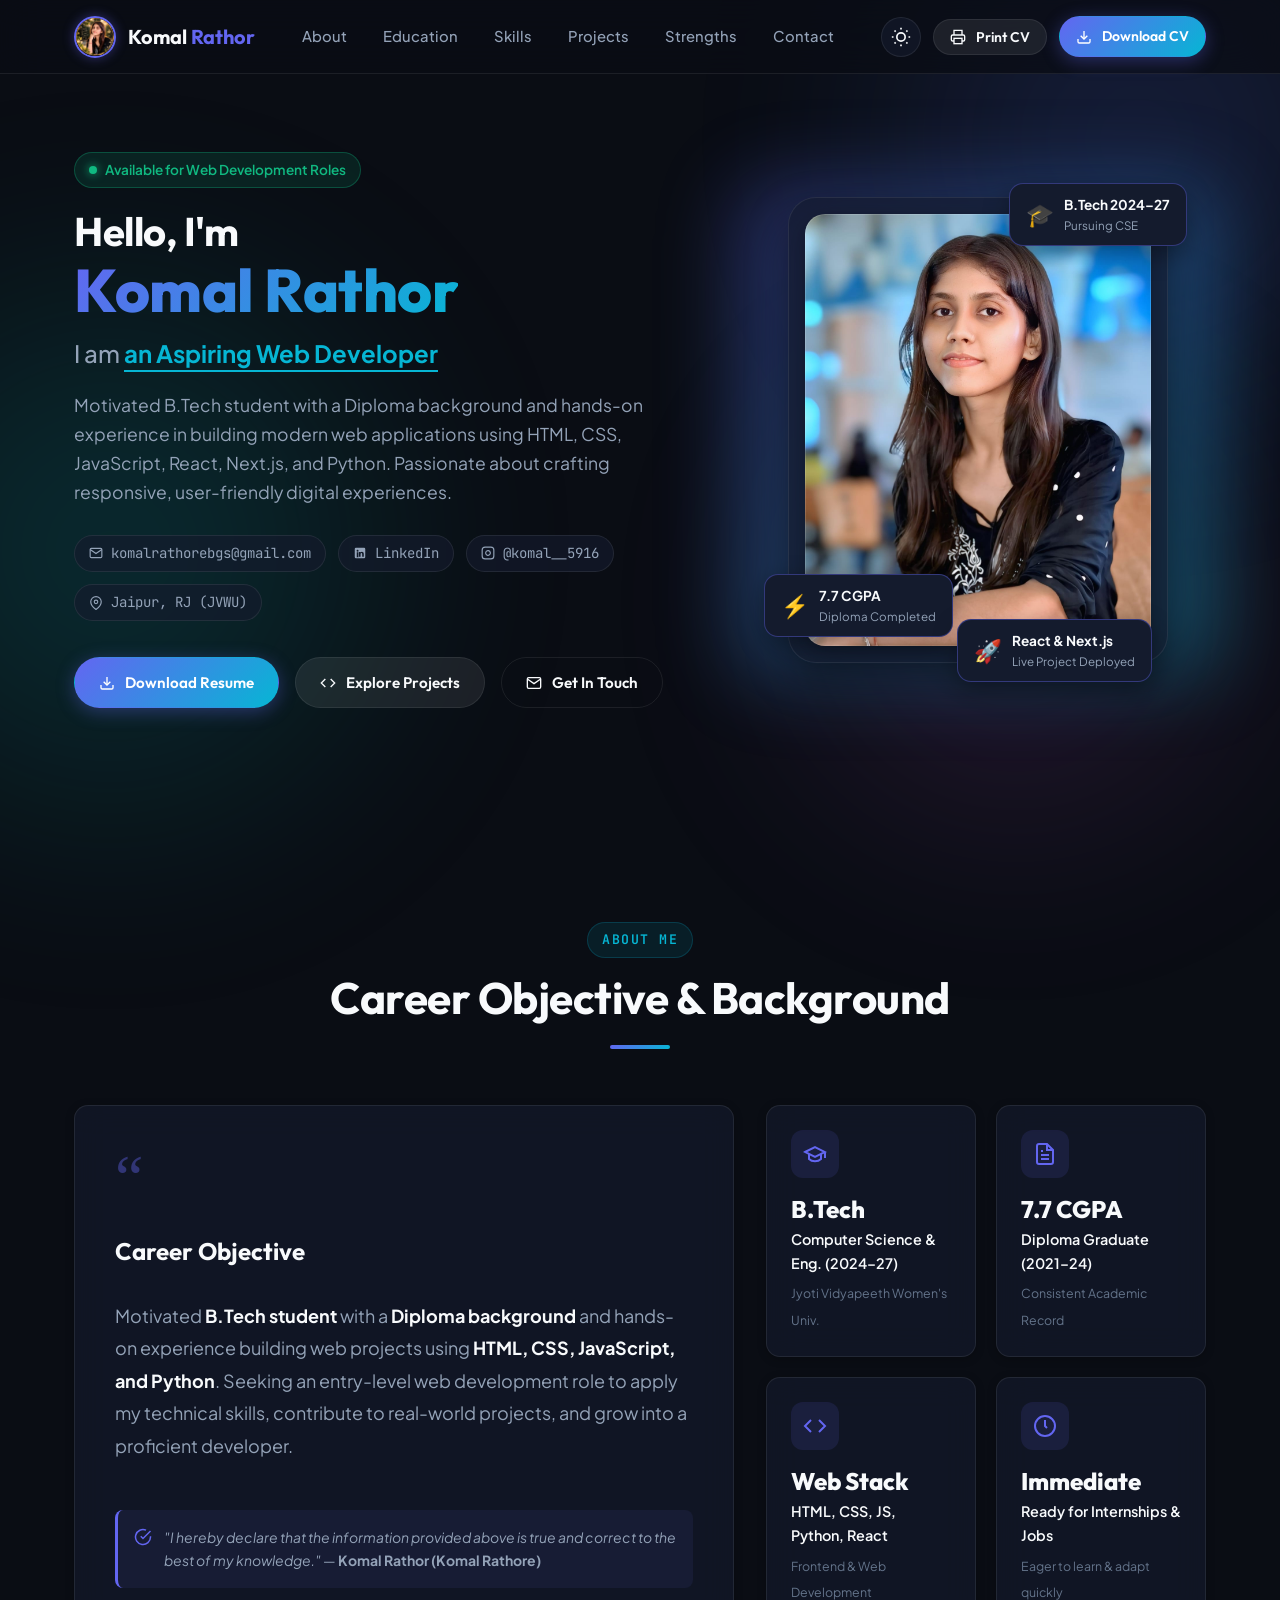
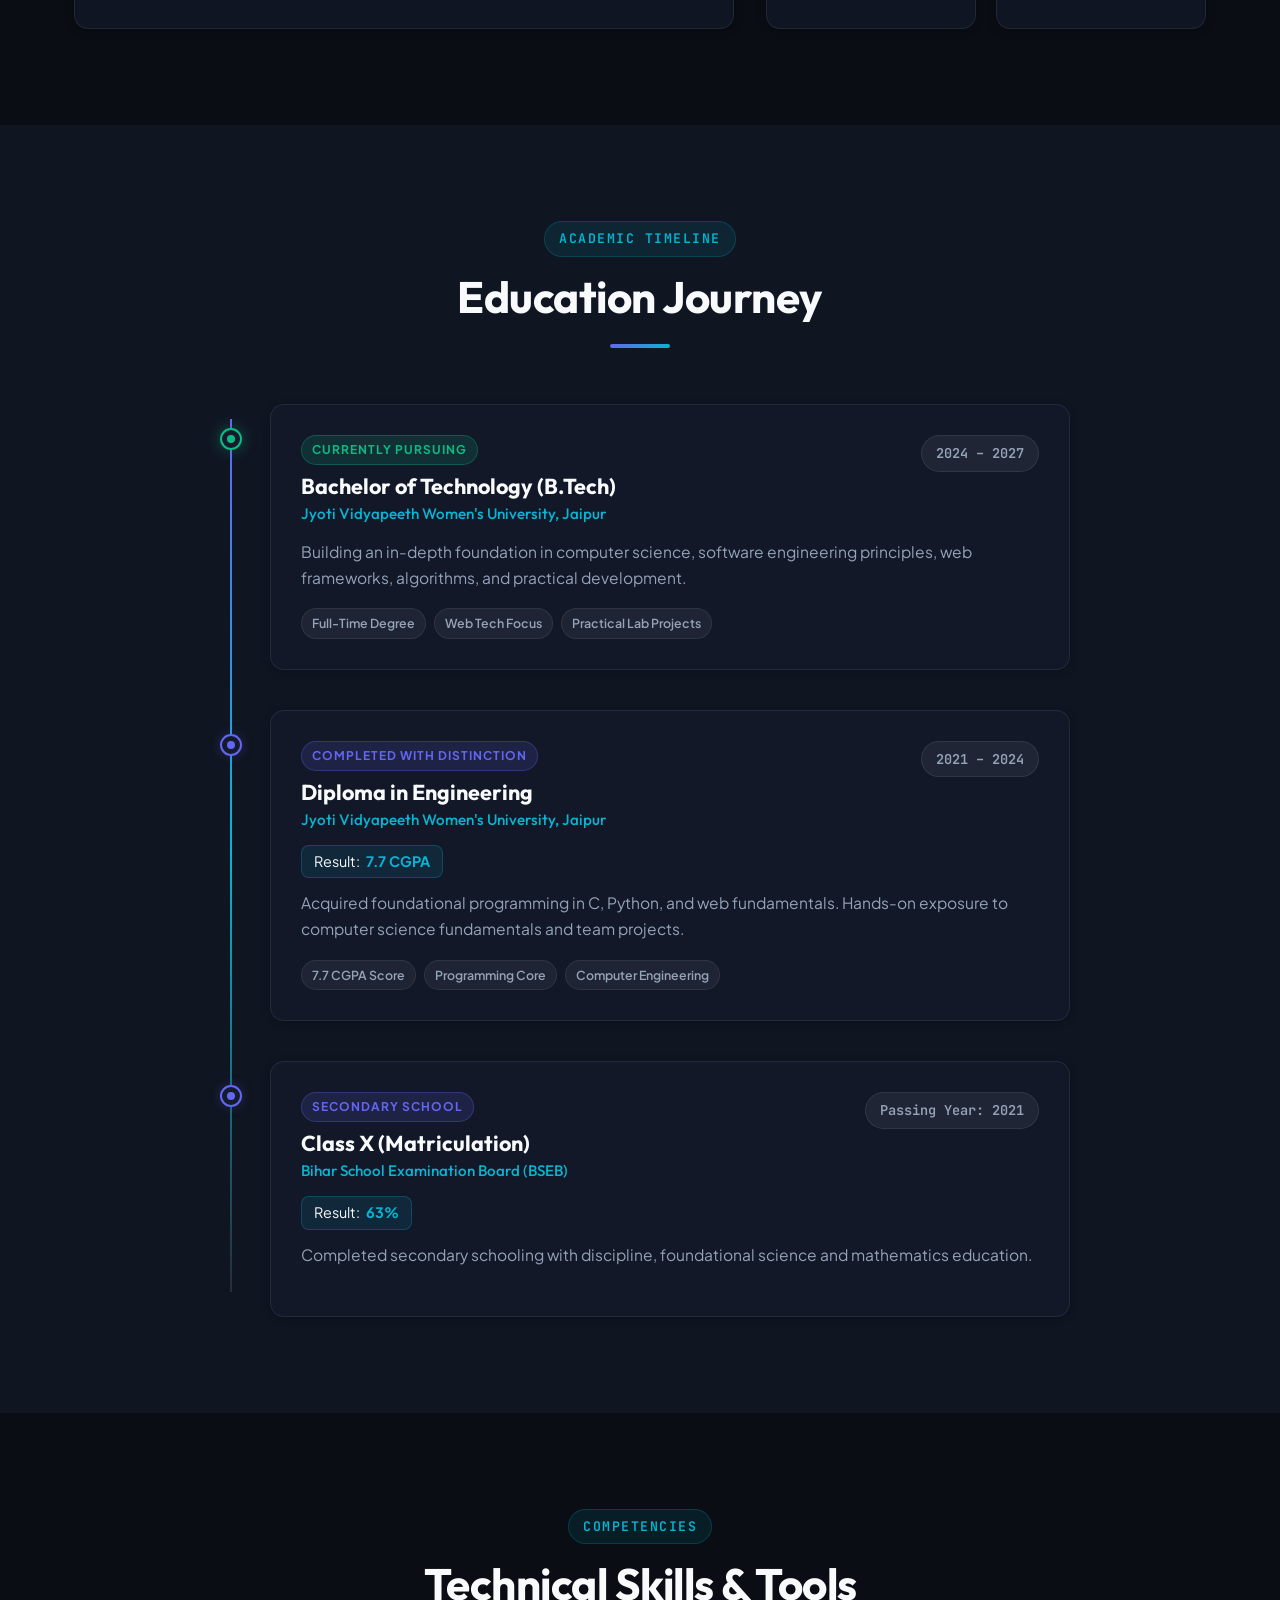
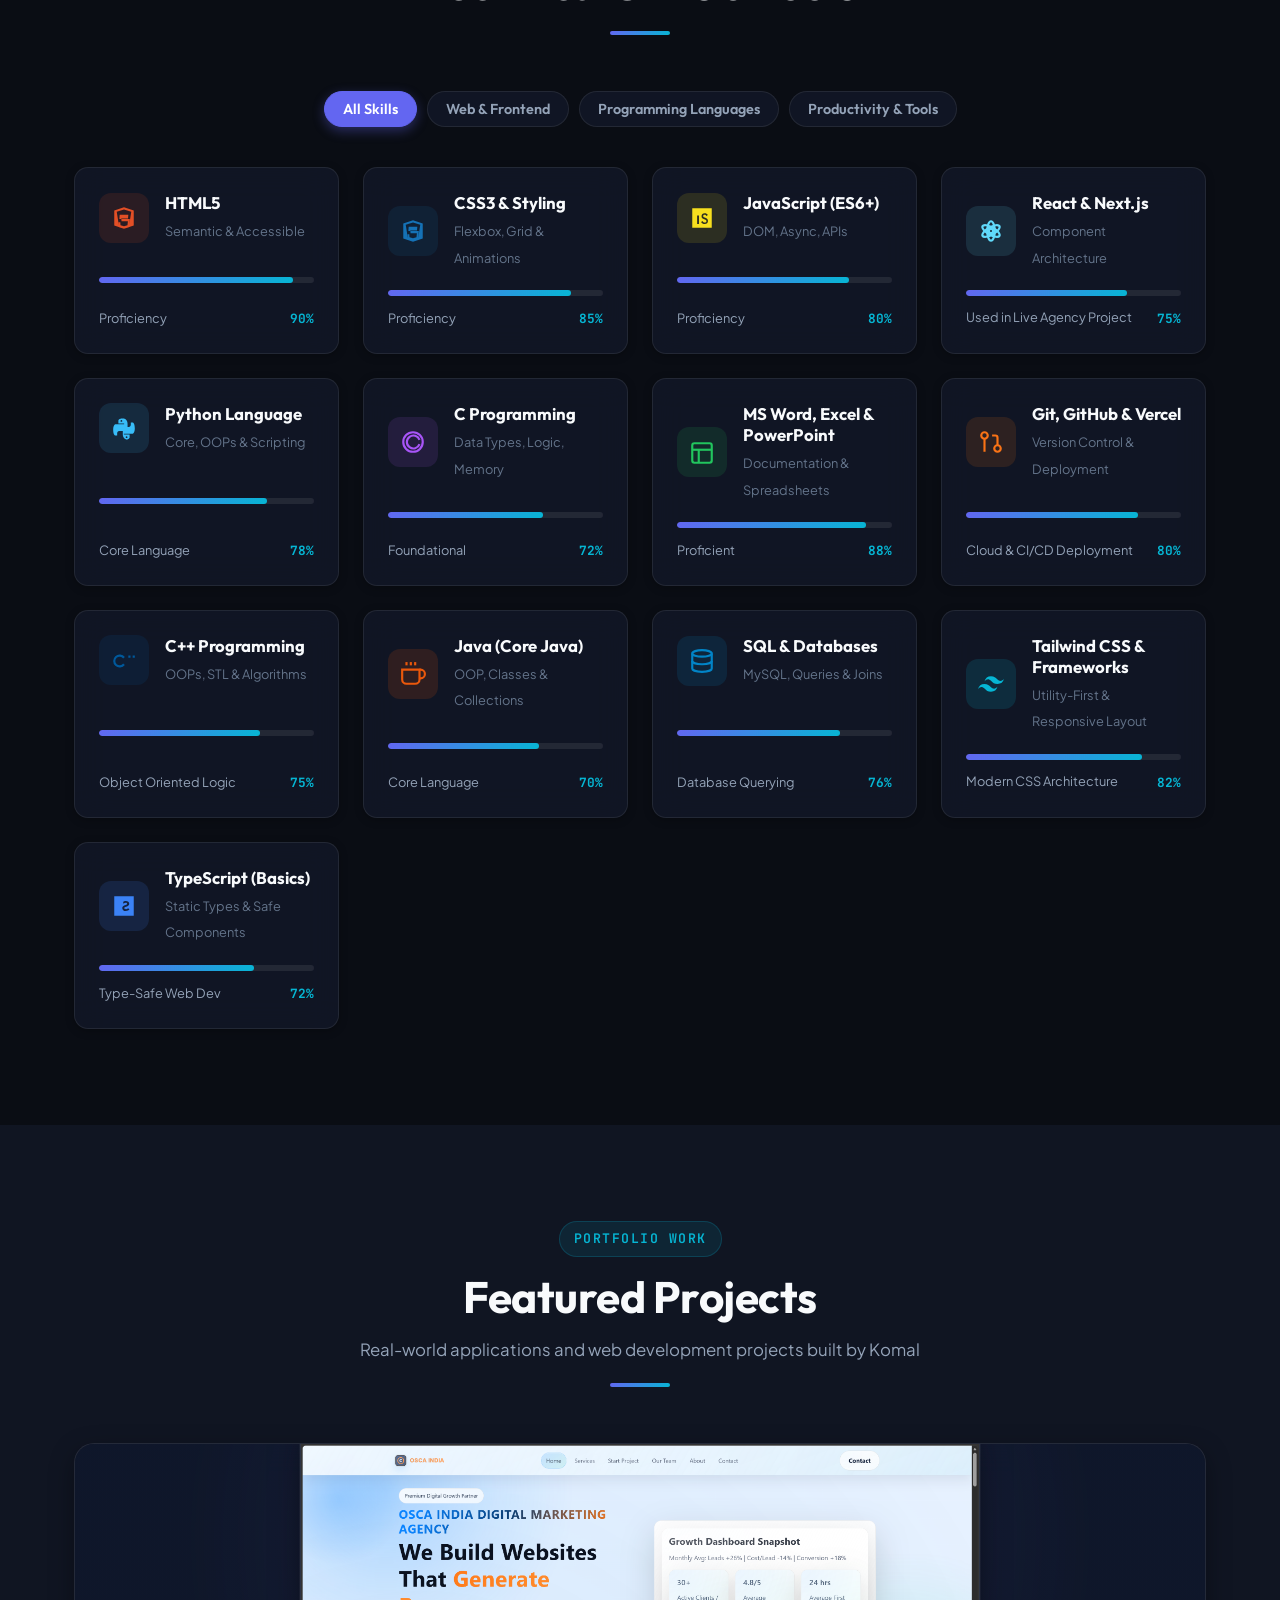
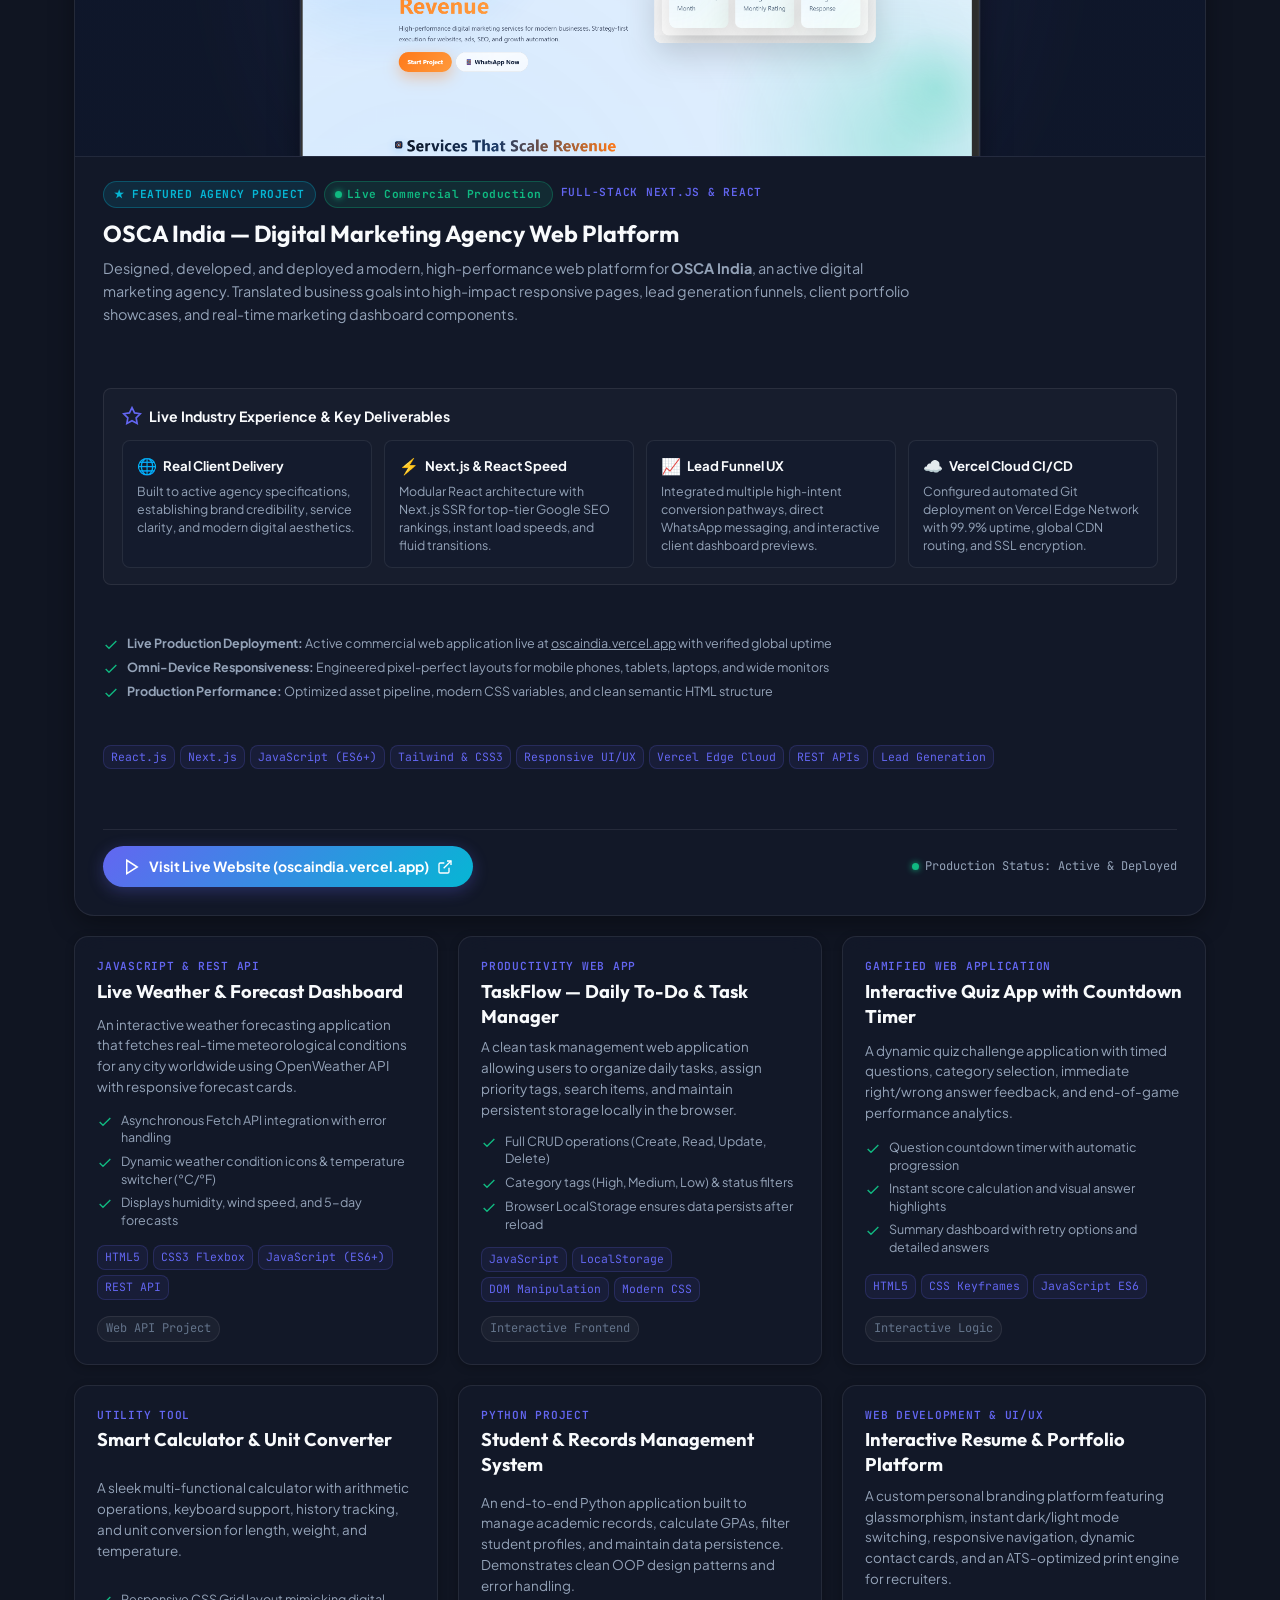
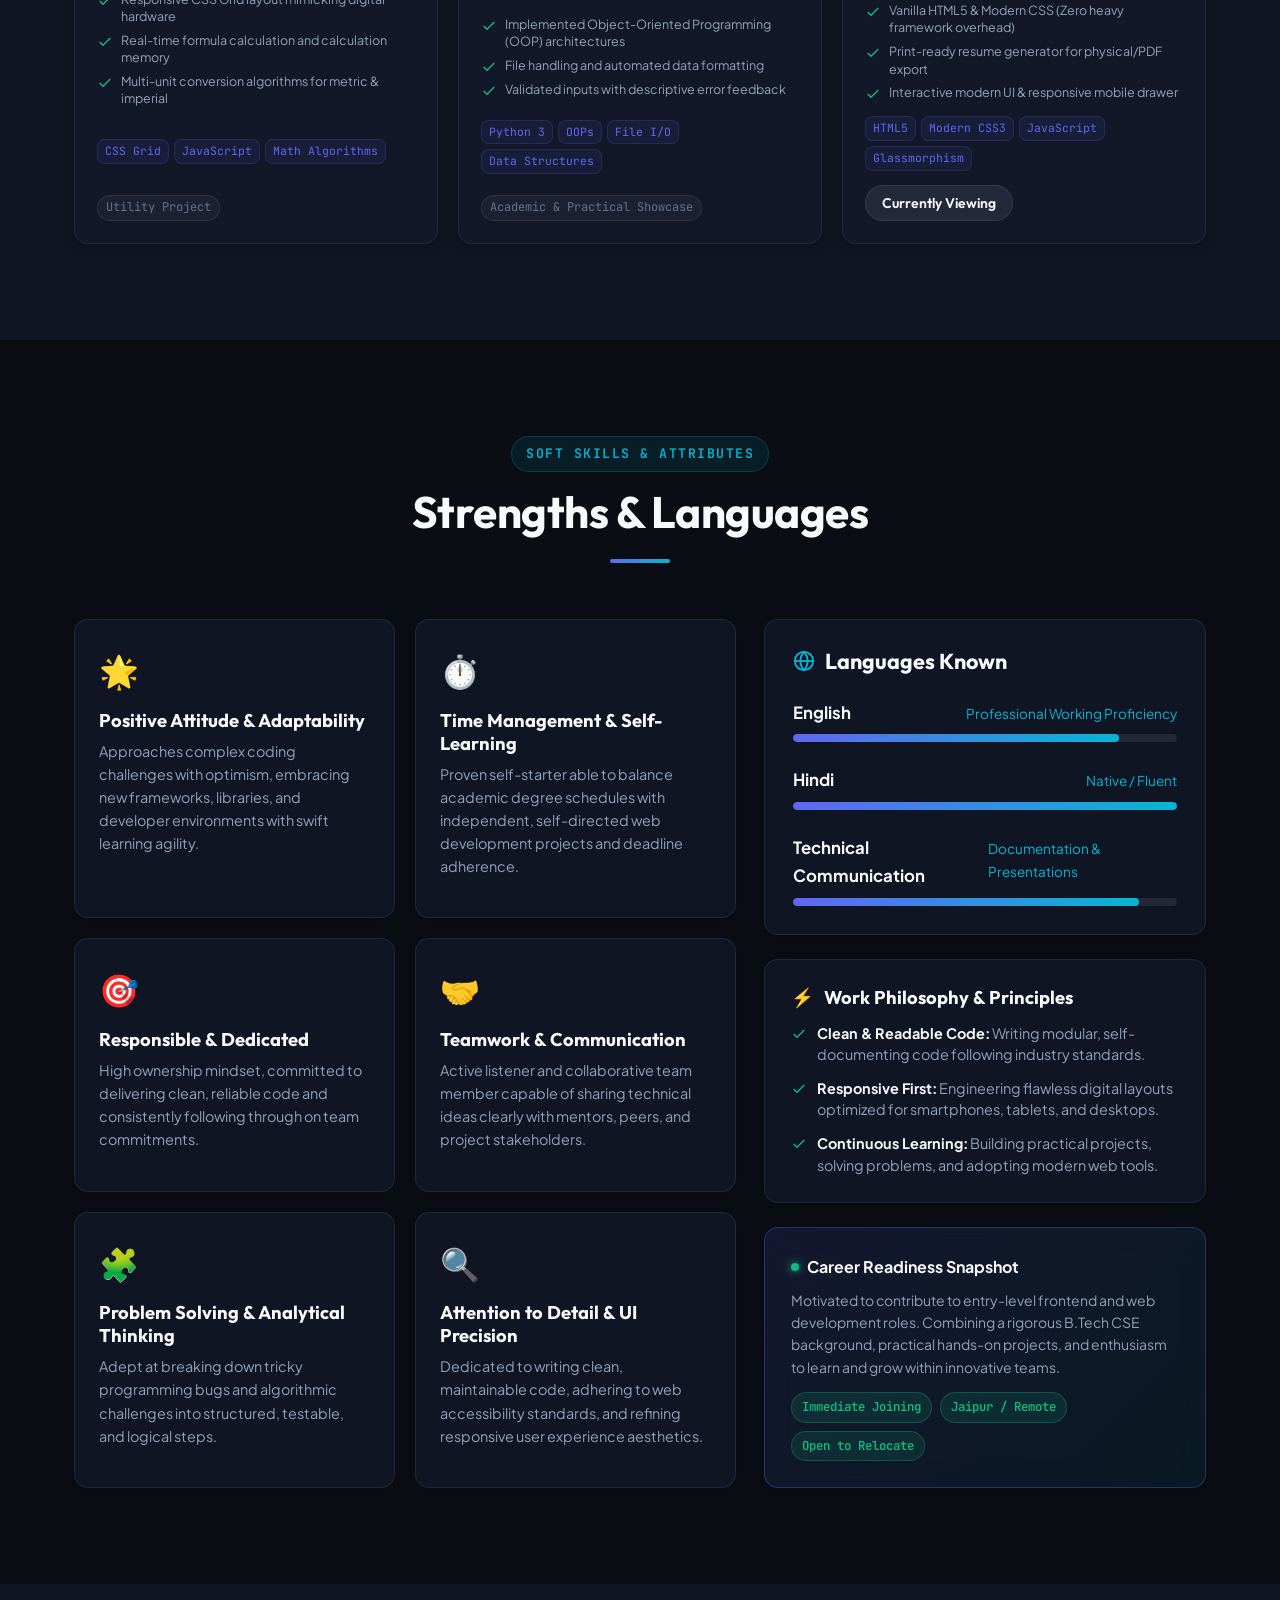
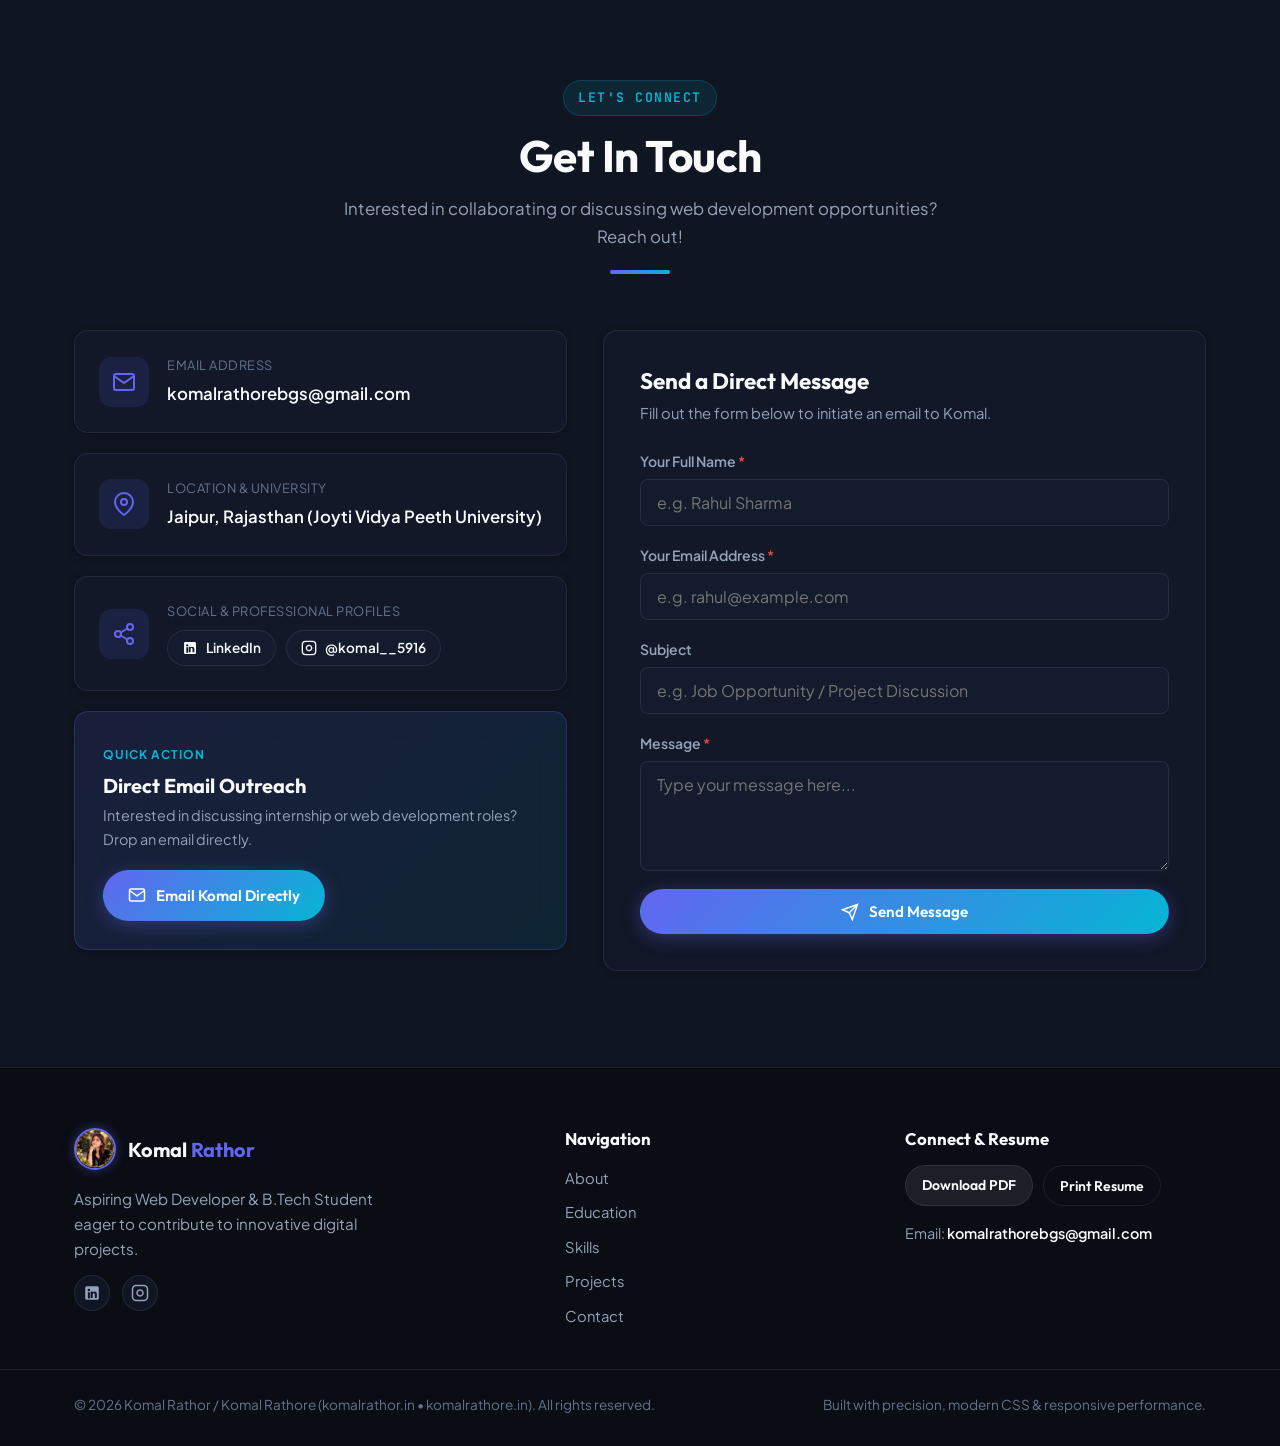
<file: index.html>
<!DOCTYPE html>
<html lang="en-IN" data-theme="dark">

<head>
  <meta charset="UTF-8">
  <meta name="viewport" content="width=device-width, initial-scale=1.0">

  <!-- Security & Browser Protection Headers -->
  <meta http-equiv="X-Content-Type-Options" content="nosniff">
  <meta http-equiv="X-XSS-Protection" content="1; mode=block">
  <meta name="referrer" content="strict-origin-when-cross-origin">
  <meta http-equiv="Permissions-Policy" content="camera=(), microphone=(), geolocation=(), payment=(), usb=()">

  <!-- Primary SEO Meta Tags -->
  <title>Komal Rathor (Komal Rathore) | Web Developer &amp; Frontend Engineer | komalrathor.in</title>
  <meta name="title" content="Komal Rathor (Komal Rathore) | Web Developer &amp; Frontend Engineer Portfolio">
  <meta name="description"
    content="Official portfolio &amp; interactive resume of Komal Rathor (also known as Komal Rathore) at komalrathor.in — Aspiring Web Developer &amp; B.Tech CSE student from Jaipur skilled in HTML5, CSS3, JavaScript, React, Next.js, and Python. Explore real-world projects, live demos, and resume.">
  <meta name="keywords"
    content="Komal Rathor, Komal Rathore, komalrathor.in, komalrathore.in, www.komalrathor.in, www.komalrathore.in, Komal Rathor Web Developer, Komal Rathore Web Developer, Komal Rathor Portfolio, Komal Rathore Portfolio, Komal Rathor Resume, Komal Rathore Resume, Komal Rathor Jaipur, Komal Rathore Jaipur, Komal Rathor Frontend Engineer, Komal Rathore Frontend Engineer, Komal Rathor Jayoti Vidyapeeth, Komal Rathore Jayoti Vidyapeeth, Web Developer Komal, Frontend Developer Jaipur, B.Tech CSE Komal Rathore">
  <meta name="author" content="Komal Rathor (Komal Rathore)">
  <meta name="robots" content="index, follow, max-image-preview:large, max-snippet:-1, max-video-preview:-1">
  <meta name="googlebot" content="index, follow, max-snippet:-1, max-image-preview:large, max-video-preview:-1">
  <meta name="bingbot" content="index, follow, max-image-preview:large">
  <link rel="canonical" href="https://komalrathor.in/">

  <!-- Regional & Local SEO Tags (India / Rajasthan / Jaipur) -->
  <meta name="geo.region" content="IN-RJ">
  <meta name="geo.placename" content="Jaipur, Rajasthan">
  <meta name="geo.position" content="26.9124;75.7873">
  <meta name="ICBM" content="26.9124, 75.7873">
  <meta name="rating" content="general">
  <meta name="revisit-after" content="7 days">
  <meta name="language" content="English">
  <meta name="distribution" content="global">

  <!-- Theme & Mobile App Settings -->
  <meta name="theme-color" content="#0a0d14">
  <meta name="apple-mobile-web-app-capable" content="yes">
  <meta name="apple-mobile-web-app-status-bar-style" content="black-translucent">
  <meta name="apple-mobile-web-app-title" content="Komal Rathor (Komal Rathore)">

  <!-- OpenGraph / Facebook / LinkedIn / WhatsApp Social Meta Tags -->
  <meta property="og:type" content="website">
  <meta property="og:url" content="https://komalrathor.in/">
  <meta property="og:site_name" content="Komal Rathor (Komal Rathore) Portfolio">
  <meta property="og:title" content="Komal Rathor (Komal Rathore) | Web Developer &amp; Frontend Engineer">
  <meta property="og:description"
    content="Explore the official portfolio and interactive resume of Komal Rathor (Komal Rathore) at komalrathor.in. Live projects, technical skills (React, Next.js, Python), and downloadable resume.">
  <meta property="og:image" content="https://komalrathor.in/profile.jpg">
  <meta property="og:image:secure_url" content="https://komalrathor.in/profile.jpg">
  <meta property="og:image:type" content="image/jpeg">
  <meta property="og:image:width" content="1200">
  <meta property="og:image:height" content="630">
  <meta property="og:image:alt" content="Komal Rathor (Komal Rathore) - Web Developer &amp; Frontend Engineer">
  <meta property="og:locale" content="en_IN">

  <!-- Twitter Card Meta Tags -->
  <meta name="twitter:card" content="summary_large_image">
  <meta name="twitter:url" content="https://komalrathor.in/">
  <meta name="twitter:title" content="Komal Rathor (Komal Rathore) | Web Developer &amp; Frontend Engineer">
  <meta name="twitter:description"
    content="Explore the official portfolio of Komal Rathor (Komal Rathore) at komalrathor.in — React, Next.js, JavaScript, and Python developer.">
  <meta name="twitter:image" content="https://komalrathor.in/profile.jpg">
  <meta name="twitter:image:alt" content="Komal Rathor (Komal Rathore) Portfolio">

  <!-- Structured Data: JSON-LD Schema.org -->
  <script type="application/ld+json">
  {
    "@context": "https://schema.org",
    "@graph": [
      {
        "@type": "Person",
        "@id": "https://komalrathor.in/#person",
        "name": "Komal Rathor",
        "alternateName": [
          "Komal Rathore",
          "komalrathor.in",
          "komalrathore.in",
          "Komal Rathor Web Developer",
          "Komal Rathore Web Developer",
          "Komal Rathor Portfolio",
          "Komal Rathore Portfolio",
          "Komal Rathor Jaipur",
          "Komal Rathore Jaipur"
        ],
        "url": "https://komalrathor.in/",
        "image": "https://komalrathor.in/profile.jpg",
        "jobTitle": "Web Developer & Frontend Engineer",
        "description": "Aspiring Web Developer and B.Tech CSE student specializing in modern web applications using HTML5, CSS3, JavaScript, React, Next.js, and Python. Also known as Komal Rathore.",
        "email": "mailto:komalrathorebgs@gmail.com",
        "address": {
          "@type": "PostalAddress",
          "addressLocality": "Jaipur",
          "addressRegion": "Rajasthan",
          "addressCountry": "IN"
        },
        "alumniOf": {
          "@type": "EducationalOrganization",
          "name": "Jayoti Vidyapeeth Women's University"
        },
        "knowsAbout": [
          "Web Development",
          "Frontend Development",
          "React.js",
          "Next.js",
          "JavaScript (ES6+)",
          "HTML5",
          "CSS3",
          "Python",
          "Responsive Design"
        ],
        "sameAs": [
          "https://www.linkedin.com/in/komal-rathor-0609262a4",
          "https://www.instagram.com/komal__5916/"
        ]
      },
      {
        "@type": "Occupation",
        "@id": "https://komalrathor.in/#occupation",
        "name": "Web Developer & Frontend Engineer",
        "occupationalCategory": "15-1254.00",
        "skills": "React.js, Next.js, JavaScript (ES6+), Python, HTML5, CSS3, Responsive Design, REST APIs, Git"
      },
      {
        "@type": "WebSite",
        "@id": "https://komalrathor.in/#website",
        "url": "https://komalrathor.in/",
        "name": "Komal Rathor (Komal Rathore) Portfolio",
        "alternateName": [
          "komalrathor.in",
          "komalrathore.in",
          "Komal Rathor Portfolio",
          "Komal Rathore Portfolio",
          "Komal Rathor Website",
          "Komal Rathore Website"
        ],
        "description": "Official portfolio of Komal Rathor (Komal Rathore), Aspiring Web Developer & B.Tech Student at komalrathor.in.",
        "publisher": {
          "@id": "https://komalrathor.in/#person"
        },
        "inLanguage": "en-IN"
      },
      {
        "@type": "ProfilePage",
        "@id": "https://komalrathor.in/#profilepage",
        "url": "https://komalrathor.in/",
        "name": "Komal Rathor (Komal Rathore) - Web Developer & Frontend Engineer Portfolio",
        "isPartOf": {
          "@id": "https://komalrathor.in/#website"
        },
        "mainEntity": {
          "@id": "https://komalrathor.in/#person"
        }
      },
      {
        "@type": "BreadcrumbList",
        "itemListElement": [
          {
            "@type": "ListItem",
            "position": 1,
            "name": "Home",
            "item": "https://komalrathor.in/"
          },
          {
            "@type": "ListItem",
            "position": 2,
            "name": "About",
            "item": "https://komalrathor.in/#about"
          },
          {
            "@type": "ListItem",
            "position": 3,
            "name": "Education",
            "item": "https://komalrathor.in/#education"
          },
          {
            "@type": "ListItem",
            "position": 4,
            "name": "Skills",
            "item": "https://komalrathor.in/#skills"
          },
          {
            "@type": "ListItem",
            "position": 5,
            "name": "Projects",
            "item": "https://komalrathor.in/#projects"
          },
          {
            "@type": "ListItem",
            "position": 6,
            "name": "Contact",
            "item": "https://komalrathor.in/#contact"
          }
        ]
      },
      {
        "@type": "ItemList",
        "name": "Featured Projects",
        "itemListElement": [
          {
            "@type": "ListItem",
            "position": 1,
            "item": {
              "@type": "SoftwareApplication",
              "name": "OSCA India Website",
              "applicationCategory": "BusinessApplication",
              "operatingSystem": "Web",
              "url": "https://oscaindia.vercel.app",
              "description": "Production commercial digital marketing agency website built with Next.js, React, and Tailwind."
            }
          },
          {
            "@type": "ListItem",
            "position": 2,
            "item": {
              "@type": "SoftwareApplication",
              "name": "Live Weather & Forecast Dashboard",
              "applicationCategory": "WeatherApplication",
              "operatingSystem": "Web",
              "description": "Interactive weather forecasting web application utilizing OpenWeather API."
            }
          },
          {
            "@type": "ListItem",
            "position": 3,
            "item": {
              "@type": "SoftwareApplication",
              "name": "TaskFlow To-Do & Task Manager",
              "applicationCategory": "ProductivityApplication",
              "operatingSystem": "Web",
              "description": "Task management web application with category tags, status filters, and LocalStorage."
            }
          }
        ]
      }
    ]
  }
  </script>

  <!-- Favicon -->
  <link rel="icon" type="image/svg+xml"
    href="data:image/svg+xml,<svg xmlns='http://www.w3.org/2000/svg' viewBox='0 0 100 100'><text y='.9em' font-size='90'>👩‍💻</text></svg>">

  <!-- Google Fonts -->
  <link rel="preconnect" href="https://fonts.googleapis.com">
  <link rel="preconnect" href="https://fonts.gstatic.com" crossorigin>
  <link
    href="https://fonts.googleapis.com/css2?family=Outfit:wght@300;400;500;600;700;800&family=Plus+Jakarta+Sans:wght@400;500;600;700&family=JetBrains+Mono:wght@400;500&display=swap"
    rel="stylesheet">

  <!-- Stylesheet -->
  <link rel="stylesheet" href="style.css">
</head>

<body>

  <!-- Ambient Background Glows -->
  <div class="ambient-glow glow-1" aria-hidden="true"></div>
  <div class="ambient-glow glow-2" aria-hidden="true"></div>
  <div class="ambient-glow glow-3" aria-hidden="true"></div>

  <!-- Header / Navigation -->
  <header class="site-header" id="site-header">
    <nav class="nav-container" aria-label="Main Navigation">
      <a href="#hero" class="brand-logo" id="brand-logo">
        <img src="komal-logo.jpg" alt="Komal Rathor (Komal Rathore)" class="logo-avatar">
        <span class="logo-text">Komal <span class="accent-text">Rathor</span></span>
      </a>

      <!-- Desktop Navigation Menu -->
      <ul class="nav-links" id="nav-links">
        <li><a href="#about" class="nav-link">About</a></li>
        <li><a href="#education" class="nav-link">Education</a></li>
        <li><a href="#skills" class="nav-link">Skills</a></li>
        <li><a href="#projects" class="nav-link">Projects</a></li>
        <li><a href="#strengths" class="nav-link">Strengths</a></li>
        <li><a href="#contact" class="nav-link">Contact</a></li>
        <li class="mobile-nav-actions">
          <a href="Komal_Rathor_Resume.pdf" download="Komal_Rathor_Resume.pdf" class="btn btn-primary btn-sm btn-block">
            <svg viewBox="0 0 24 24" width="16" height="16" fill="none" stroke="currentColor" stroke-width="2">
              <path d="M21 15v4a2 2 0 0 1-2 2H5a2 2 0 0 1-2-2v-4" />
              <polyline points="7 10 12 15 17 10" />
              <line x1="12" y1="15" x2="12" y2="3" />
            </svg>
            <span>Download CV</span>
          </a>
          <button class="btn btn-secondary btn-sm btn-block" onclick="window.print()">
            <svg viewBox="0 0 24 24" width="16" height="16" fill="none" stroke="currentColor" stroke-width="2">
              <polyline points="6 9 6 2 18 2 18 9"></polyline>
              <path d="M6 18H4a2 2 0 0 1-2-2v-5a2 2 0 0 1 2-2h16a2 2 0 0 1 2 2v5a2 2 0 0 1-2 2h-2"></path>
              <rect x="6" y="14" width="12" height="8"></rect>
            </svg>
            <span>Print CV</span>
          </button>
        </li>
      </ul>

      <!-- Action Buttons -->
      <div class="header-actions">
        <!-- Theme Toggle -->
        <button id="theme-toggle-btn" class="icon-btn" aria-label="Toggle theme" title="Toggle dark/light theme">
          <svg class="sun-icon" viewBox="0 0 24 24" fill="none" stroke="currentColor" stroke-width="2">
            <circle cx="12" cy="12" r="5" />
            <path
              d="M12 1v2m0 18v2M4.22 4.22l1.42 1.42m12.72 12.72 1.42 1.42M1 12h2m18 0h2M4.22 19.78l1.42-1.42M18.36 5.64l1.42-1.42" />
          </svg>
          <svg class="moon-icon" viewBox="0 0 24 24" fill="none" stroke="currentColor" stroke-width="2">
            <path d="M21 12.79A9 9 0 1 1 11.21 3 7 7 0 0 0 21 12.79z" />
          </svg>
        </button>

        <!-- Print Resume Button -->
        <button id="print-resume-btn" class="btn btn-secondary btn-sm print-hide" title="Print or save as PDF">
          <svg viewBox="0 0 24 24" width="16" height="16" fill="none" stroke="currentColor" stroke-width="2">
            <polyline points="6 9 6 2 18 2 18 9"></polyline>
            <path d="M6 18H4a2 2 0 0 1-2-2v-5a2 2 0 0 1 2-2h16a2 2 0 0 1 2 2v5a2 2 0 0 1-2 2h-2"></path>
            <rect x="6" y="14" width="12" height="8"></rect>
          </svg>
          <span>Print CV</span>
        </button>

        <!-- Download CV Button -->
        <a href="Komal_Rathor_Resume.pdf" download="Komal_Rathor_Resume.pdf" class="btn btn-primary btn-sm"
          id="download-cv-btn" title="Download Official Resume PDF">
          <svg viewBox="0 0 24 24" width="16" height="16" fill="none" stroke="currentColor" stroke-width="2">
            <path d="M21 15v4a2 2 0 0 1-2 2H5a2 2 0 0 1-2-2v-4" />
            <polyline points="7 10 12 15 17 10" />
            <line x1="12" y1="15" x2="12" y2="3" />
          </svg>
          <span>Download CV</span>
        </a>

        <!-- Mobile Menu Toggle Button -->
        <button id="mobile-menu-toggle" class="mobile-toggle-btn" aria-label="Toggle mobile menu" aria-expanded="false">
          <span class="bar"></span>
          <span class="bar"></span>
          <span class="bar"></span>
        </button>
      </div>
    </nav>
  </header>

  <!-- Main Content Container -->
  <main>
    <!-- HERO SECTION -->
    <section class="hero-section" id="hero">
      <div class="container hero-grid">
        <!-- Hero Text -->
        <div class="hero-content">
          <div class="status-badge">
            <span class="status-dot"></span>
            <span>Available for Web Development Roles</span>
          </div>

          <h1 class="hero-title">
            <span class="hero-greeting">Hello, I'm</span>
            <span class="gradient-text hero-name">Komal Rathor</span>
          </h1>

          <div class="hero-role-wrapper">
            <span class="role-prefix">I am </span>
            <span class="dynamic-role" id="dynamic-role">Aspiring Web Developer</span>
          </div>

          <p class="hero-description">
            <span class="desc-desktop">Motivated B.Tech student with a Diploma background and hands-on experience in
              building modern web applications using HTML, CSS, JavaScript, React, Next.js, and Python. Passionate about
              crafting responsive, user-friendly digital experiences.</span>
            <span class="desc-mobile">Aspiring Web Developer & B.Tech student building modern, responsive web apps with
              React, Next.js, and Python.</span>
          </p>

          <!-- Quick Contact Chips -->
          <div class="quick-contact-chips">
            <a href="mailto:komalrathorebgs@gmail.com" class="contact-chip" title="Click to send email">
              <svg viewBox="0 0 24 24" width="14" height="14" fill="none" stroke="currentColor" stroke-width="2">
                <path d="M4 4h16c1.1 0 2 .9 2 2v12c0 1.1-.9 2-2 2H4c-1.1 0-2-.9-2-2V6c0-1.1.9-2 2-2z" />
                <polyline points="22,6 12,13 2,6" />
              </svg>
              <span class="chip-email-desktop">komalrathorebgs@gmail.com</span>
              <span class="chip-email-mobile">Email Me</span>
            </a>
            <a href="https://www.linkedin.com/in/komal-rathor-0609262a4" target="_blank" rel="noopener noreferrer"
              class="contact-chip social-chip linkedin-chip" title="Connect on LinkedIn">
              <svg viewBox="0 0 24 24" width="14" height="14" fill="currentColor">
                <path
                  d="M19 3a2 2 0 0 1 2 2v14a2 2 0 0 1-2 2H5a2 2 0 0 1-2-2V5a2 2 0 0 1 2-2h14m-.5 15.5v-5.3a3.26 3.26 0 0 0-3.26-3.26c-.85 0-1.84.52-2.28 1.3v-1.11h-2.79v8.37h2.79v-4.93c0-.77.62-1.4 1.39-1.4a1.4 1.4 0 0 1 1.4 1.4v4.93h2.75M6.46 10.9v8.37H9.2V10.9H6.46M7.83 6.45a1.65 1.65 0 0 0-1.66 1.66 1.66 1.66 0 0 0 1.66 1.66 1.66 1.66 0 0 0 1.65-1.66 1.65 1.65 0 0 0-1.65-1.66Z" />
              </svg>
              <span>LinkedIn</span>
            </a>
            <a href="https://www.instagram.com/komal__5916/" target="_blank" rel="noopener noreferrer"
              class="contact-chip social-chip insta-chip" title="Instagram: @komal__5916">
              <svg viewBox="0 0 24 24" width="14" height="14" fill="none" stroke="currentColor" stroke-width="2">
                <rect x="2" y="2" width="20" height="20" rx="5" ry="5"></rect>
                <path d="M16 11.37A4 4 0 1 1 12.63 8 4 4 0 0 1 16 11.37z"></path>
                <line x1="17.5" y1="6.5" x2="17.51" y2="6.5"></line>
              </svg>
              <span>@komal__5916</span>
            </a>
            <span class="contact-chip">
              <svg viewBox="0 0 24 24" width="14" height="14" fill="none" stroke="currentColor" stroke-width="2">
                <path d="M21 10c0 7-9 13-9 13s-9-6-9-13a9 9 0 0 1 18 0z" />
                <circle cx="12" cy="10" r="3" />
              </svg>
              <span>Jaipur, RJ <span class="chip-loc-full">(JVWU)</span></span>
            </span>
          </div>

          <!-- Hero Action Buttons -->
          <div class="hero-actions">
            <a href="Komal_Rathor_Resume.pdf" download="Komal_Rathor_Resume.pdf" class="btn btn-primary btn-hero"
              id="hero-download-cv">
              <svg viewBox="0 0 24 24" width="16" height="16" fill="none" stroke="currentColor" stroke-width="2">
                <path d="M21 15v4a2 2 0 0 1-2 2H5a2 2 0 0 1-2-2v-4" />
                <polyline points="7 10 12 15 17 10" />
                <line x1="12" y1="15" x2="12" y2="3" />
              </svg>
              <span class="btn-text-full">Download Resume</span>
              <span class="btn-text-short">Resume</span>
            </a>
            <a href="#projects" class="btn btn-secondary btn-hero">
              <svg viewBox="0 0 24 24" width="16" height="16" fill="none" stroke="currentColor" stroke-width="2">
                <polyline points="16 18 22 12 16 6"></polyline>
                <polyline points="8 6 2 12 8 18"></polyline>
              </svg>
              <span class="btn-text-full">Explore Projects</span>
              <span class="btn-text-short">Projects</span>
            </a>
            <a href="#contact" class="btn btn-outline btn-hero">
              <svg viewBox="0 0 24 24" width="16" height="16" fill="none" stroke="currentColor" stroke-width="2">
                <path d="M4 4h16c1.1 0 2 .9 2 2v12c0 1.1-.9 2-2 2H4c-1.1 0-2-.9-2-2V6c0-1.1.9-2 2-2z" />
                <polyline points="22,6 12,13 2,6" />
              </svg>
              <span class="btn-text-full">Get In Touch</span>
              <span class="btn-text-short">Contact</span>
            </a>
          </div>
        </div>

        <!-- Hero Visual Profile Card -->
        <div class="hero-visual">
          <div class="profile-card-glow"></div>
          <div class="profile-card">
            <div class="profile-image-container">
              <img src="profile.jpg"
                alt="Komal Rathor (Komal Rathore) - Aspiring Web Developer Portfolio komalrathor.in" class="profile-img"
                id="profile-img" loading="eager">
              <div class="image-overlay-ring"></div>
            </div>

            <!-- Floating Highlights -->
            <div class="floating-badge badge-top-right">
              <div class="badge-icon">🎓</div>
              <div class="badge-content">
                <span class="badge-label">B.Tech 2024–27</span>
                <span class="badge-sub">Pursuing CSE</span>
              </div>
            </div>

            <div class="floating-badge badge-bottom-left">
              <div class="badge-icon">⚡</div>
              <div class="badge-content">
                <span class="badge-label">7.7 CGPA</span>
                <span class="badge-sub">Diploma Completed</span>
              </div>
            </div>

            <div class="floating-badge badge-bottom-right">
              <div class="badge-icon">🚀</div>
              <div class="badge-content">
                <span class="badge-label">React & Next.js</span>
                <span class="badge-sub">Live Project Deployed</span>
              </div>
            </div>
          </div>
        </div>
      </div>
    </section>

    <!-- CAREER OBJECTIVE / ABOUT SECTION -->
    <section class="section-padding" id="about">
      <div class="container">
        <div class="section-header text-center">
          <span class="section-tag">About Me</span>
          <h2 class="section-title">Career Objective & Background</h2>
          <div class="section-divider"></div>
        </div>

        <div class="about-grid">
          <!-- Objective Card -->
          <div class="glass-card objective-card">
            <div class="quote-icon">“</div>
            <h3 class="objective-heading">Career Objective</h3>
            <p class="objective-text">
              Motivated <strong>B.Tech student</strong> with a <strong>Diploma background</strong> and hands-on
              experience building web projects using <strong>HTML, CSS, JavaScript, and Python</strong>. Seeking an
              entry-level web development role to apply my technical skills, contribute to real-world projects, and grow
              into a proficient developer.
            </p>
            <div class="objective-declaration">
              <svg viewBox="0 0 24 24" width="18" height="18" fill="none" stroke="currentColor" stroke-width="2">
                <path d="M22 11.08V12a10 10 0 1 1-5.93-9.14" />
                <polyline points="22 4 12 14.01 9 11.01" />
              </svg>
              <span><em>"I hereby declare that the information provided above is true and correct to the best of my
                  knowledge."</em> — <strong>Komal Rathor (Komal Rathore)</strong></span>
            </div>
          </div>

          <!-- Quick Overview Cards -->
          <div class="stats-grid">
            <div class="glass-card stat-box">
              <div class="stat-icon-wrapper">
                <svg viewBox="0 0 24 24" width="24" height="24" fill="none" stroke="currentColor" stroke-width="2">
                  <path d="M22 10v6M2 10l10-5 10 5-10 5z" />
                  <path d="M6 12v5c3 3 9 3 12 0v-5" />
                </svg>
              </div>
              <div class="stat-info">
                <h4 class="stat-number">B.Tech</h4>
                <p class="stat-label">Computer Science & Eng. (2024–27)</p>
                <span class="stat-extra">Jyoti Vidyapeeth Women's Univ.</span>
              </div>
            </div>

            <div class="glass-card stat-box">
              <div class="stat-icon-wrapper">
                <svg viewBox="0 0 24 24" width="24" height="24" fill="none" stroke="currentColor" stroke-width="2">
                  <path d="M14 2H6a2 2 0 0 0-2 2v16a2 2 0 0 0 2 2h12a2 2 0 0 0 2-2V8z"></path>
                  <polyline points="14 2 14 8 20 8"></polyline>
                  <line x1="16" y1="13" x2="8" y2="13"></line>
                  <line x1="16" y1="17" x2="8" y2="17"></line>
                  <polyline points="10 9 9 9 8 9"></polyline>
                </svg>
              </div>
              <div class="stat-info">
                <h4 class="stat-number">7.7 CGPA</h4>
                <p class="stat-label">Diploma Graduate (2021–24)</p>
                <span class="stat-extra">Consistent Academic Record</span>
              </div>
            </div>

            <div class="glass-card stat-box">
              <div class="stat-icon-wrapper">
                <svg viewBox="0 0 24 24" width="24" height="24" fill="none" stroke="currentColor" stroke-width="2">
                  <polyline points="16 18 22 12 16 6"></polyline>
                  <polyline points="8 6 2 12 8 18"></polyline>
                </svg>
              </div>
              <div class="stat-info">
                <h4 class="stat-number">Web Stack</h4>
                <p class="stat-label">HTML, CSS, JS, Python, React</p>
                <span class="stat-extra">Frontend & Web Development</span>
              </div>
            </div>

            <div class="glass-card stat-box">
              <div class="stat-icon-wrapper">
                <svg viewBox="0 0 24 24" width="24" height="24" fill="none" stroke="currentColor" stroke-width="2">
                  <circle cx="12" cy="12" r="10"></circle>
                  <polyline points="12 6 12 12 14 14"></polyline>
                </svg>
              </div>
              <div class="stat-info">
                <h4 class="stat-number">Immediate</h4>
                <p class="stat-label">Ready for Internships & Jobs</p>
                <span class="stat-extra">Eager to learn & adapt quickly</span>
              </div>
            </div>
          </div>
        </div>
      </div>
    </section>

    <!-- EDUCATION SECTION -->
    <section class="section-padding bg-alt" id="education">
      <div class="container">
        <div class="section-header text-center">
          <span class="section-tag">Academic Timeline</span>
          <h2 class="section-title">Education Journey</h2>
          <div class="section-divider"></div>
        </div>

        <div class="timeline-wrapper">
          <!-- Timeline Item 1: B.Tech -->
          <div class="timeline-item active-timeline">
            <div class="timeline-dot">
              <div class="dot-inner"></div>
            </div>
            <div class="glass-card timeline-card">
              <div class="timeline-card-header">
                <div class="timeline-title-group">
                  <span class="education-badge badge-ongoing">Currently Pursuing</span>
                  <h3 class="degree-title">Bachelor of Technology (B.Tech)</h3>
                  <h4 class="institution-name">Jyoti Vidyapeeth Women's University, Jaipur</h4>
                </div>
                <div class="session-badge">2024 – 2027</div>
              </div>
              <p class="timeline-description">
                Building an in-depth foundation in computer science, software engineering principles, web frameworks,
                algorithms, and practical development.
              </p>
              <div class="timeline-highlights">
                <span class="highlight-pill">Full-Time Degree</span>
                <span class="highlight-pill">Web Tech Focus</span>
                <span class="highlight-pill">Practical Lab Projects</span>
              </div>
            </div>
          </div>

          <!-- Timeline Item 2: Diploma -->
          <div class="timeline-item">
            <div class="timeline-dot">
              <div class="dot-inner"></div>
            </div>
            <div class="glass-card timeline-card">
              <div class="timeline-card-header">
                <div class="timeline-title-group">
                  <span class="education-badge badge-completed">Completed with Distinction</span>
                  <h3 class="degree-title">Diploma in Engineering</h3>
                  <h4 class="institution-name">Jyoti Vidyapeeth Women's University, Jaipur</h4>
                </div>
                <div class="session-badge">2021 – 2024</div>
              </div>
              <div class="result-highlight">
                <span class="result-label">Result:</span>
                <strong class="result-score">7.7 CGPA</strong>
              </div>
              <p class="timeline-description">
                Acquired foundational programming in C, Python, and web fundamentals. Hands-on exposure to computer
                science fundamentals and team projects.
              </p>
              <div class="timeline-highlights">
                <span class="highlight-pill">7.7 CGPA Score</span>
                <span class="highlight-pill">Programming Core</span>
                <span class="highlight-pill">Computer Engineering</span>
              </div>
            </div>
          </div>

          <!-- Timeline Item 3: Class X -->
          <div class="timeline-item">
            <div class="timeline-dot">
              <div class="dot-inner"></div>
            </div>
            <div class="glass-card timeline-card">
              <div class="timeline-card-header">
                <div class="timeline-title-group">
                  <span class="education-badge badge-completed">Secondary School</span>
                  <h3 class="degree-title">Class X (Matriculation)</h3>
                  <h4 class="institution-name">Bihar School Examination Board (BSEB)</h4>
                </div>
                <div class="session-badge">Passing Year: 2021</div>
              </div>
              <div class="result-highlight">
                <span class="result-label">Result:</span>
                <strong class="result-score">63%</strong>
              </div>
              <p class="timeline-description">
                Completed secondary schooling with discipline, foundational science and mathematics education.
              </p>
            </div>
          </div>
        </div>
      </div>
    </section>

    <!-- TECHNICAL SKILLS SECTION -->
    <section class="section-padding" id="skills">
      <div class="container">
        <div class="section-header text-center">
          <span class="section-tag">Competencies</span>
          <h2 class="section-title">Technical Skills & Tools</h2>
          <div class="section-divider"></div>
        </div>

        <!-- Skills Filter Tabs -->
        <div class="skills-filter" role="tablist">
          <button class="filter-btn active" data-filter="all" role="tab" aria-selected="true">All Skills</button>
          <button class="filter-btn" data-filter="web" role="tab" aria-selected="false">Web & Frontend</button>
          <button class="filter-btn" data-filter="prog" role="tab" aria-selected="false">Programming Languages</button>
          <button class="filter-btn" data-filter="tools" role="tab" aria-selected="false">Productivity & Tools</button>
        </div>

        <div class="skills-grid" id="skills-container">
          <!-- Skill: HTML5 -->
          <div class="glass-card skill-card" data-category="web">
            <div class="skill-card-top">
              <div class="skill-icon-box html-color">
                <svg viewBox="0 0 24 24" width="26" height="26" fill="currentColor">
                  <path
                    d="M12 2L3 5v14l9 3 9-3V5l-9-3zm0 2.1l6.7 2.2-1.9 12-4.8 1.6-4.8-1.6-1.9-12L12 4.1zm-4 4.9h8l-.3 3.5H9.5l.2 2.5h5.9l-.4 3.7-3.2 1-3.2-1-.2-2.7H7l.4 4.5 4.6 1.5 4.6-1.5.8-7.5H7.7l.3-4z" />
                </svg>
              </div>
              <div class="skill-meta">
                <h3 class="skill-name">HTML5</h3>
                <span class="skill-level">Semantic & Accessible</span>
              </div>
            </div>
            <div class="progress-bar-bg">
              <div class="progress-bar-fill" style="width: 90%;"></div>
            </div>
            <div class="skill-footer">
              <span>Proficiency</span>
              <strong>90%</strong>
            </div>
          </div>

          <!-- Skill: CSS3 -->
          <div class="glass-card skill-card" data-category="web">
            <div class="skill-card-top">
              <div class="skill-icon-box css-color">
                <svg viewBox="0 0 24 24" width="26" height="26" fill="currentColor">
                  <path
                    d="M12 2L3 5v14l9 3 9-3V5l-9-3zm0 2.1l6.7 2.2-1.9 12-4.8 1.6-4.8-1.6-1.9-12L12 4.1zm-4 3.9h8l-.3 3.5H9.5l.2 2.5h5.9l-.4 3.7-3.2 1-3.2-1-.2-2.7H7l.4 4.5 4.6 1.5 4.6-1.5.8-7.5H7.7l.3-4z" />
                </svg>
              </div>
              <div class="skill-meta">
                <h3 class="skill-name">CSS3 & Styling</h3>
                <span class="skill-level">Flexbox, Grid & Animations</span>
              </div>
            </div>
            <div class="progress-bar-bg">
              <div class="progress-bar-fill" style="width: 85%;"></div>
            </div>
            <div class="skill-footer">
              <span>Proficiency</span>
              <strong>85%</strong>
            </div>
          </div>

          <!-- Skill: JavaScript -->
          <div class="glass-card skill-card" data-category="web">
            <div class="skill-card-top">
              <div class="skill-icon-box js-color">
                <svg viewBox="0 0 24 24" width="26" height="26" fill="currentColor">
                  <path
                    d="M3 3h18v18H3V3zm11.5 14.5c1.8 0 3-1 3-2.7v-.1c0-1.6-.9-2.3-2.5-2.9l-.6-.2c-.9-.4-1.3-.7-1.3-1.3v-.1c0-.6.5-1.1 1.3-1.1.8 0 1.3.4 1.7 1.1l1.3-.9c-.6-1.1-1.6-1.7-3-1.7-1.6 0-2.8 1-2.8 2.6v.1c0 1.6.9 2.3 2.5 2.9l.6.2c.9.4 1.4.8 1.4 1.4v.1c0 .7-.6 1.2-1.5 1.2-.9 0-1.6-.5-2.1-1.4l-1.3.9c.7 1.3 1.8 1.9 3.2 1.9zM7.5 17.5h1.7V9.7H7.5v7.8z" />
                </svg>
              </div>
              <div class="skill-meta">
                <h3 class="skill-name">JavaScript (ES6+)</h3>
                <span class="skill-level">DOM, Async, APIs</span>
              </div>
            </div>
            <div class="progress-bar-bg">
              <div class="progress-bar-fill" style="width: 80%;"></div>
            </div>
            <div class="skill-footer">
              <span>Proficiency</span>
              <strong>80%</strong>
            </div>
          </div>

          <!-- Skill: React & Next.js -->
          <div class="glass-card skill-card" data-category="web">
            <div class="skill-card-top">
              <div class="skill-icon-box react-color">
                <svg viewBox="0 0 24 24" width="26" height="26" fill="none" stroke="currentColor" stroke-width="2">
                  <circle cx="12" cy="12" r="2" />
                  <ellipse cx="12" cy="12" rx="9" ry="3.5" transform="rotate(30 12 12)" />
                  <ellipse cx="12" cy="12" rx="9" ry="3.5" transform="rotate(90 12 12)" />
                  <ellipse cx="12" cy="12" rx="9" ry="3.5" transform="rotate(150 12 12)" />
                </svg>
              </div>
              <div class="skill-meta">
                <h3 class="skill-name">React & Next.js</h3>
                <span class="skill-level">Component Architecture</span>
              </div>
            </div>
            <div class="progress-bar-bg">
              <div class="progress-bar-fill" style="width: 75%;"></div>
            </div>
            <div class="skill-footer">
              <span>Used in Live Agency Project</span>
              <strong>75%</strong>
            </div>
          </div>

          <!-- Skill: Python Language -->
          <div class="glass-card skill-card" data-category="prog">
            <div class="skill-card-top">
              <div class="skill-icon-box python-color">
                <svg viewBox="0 0 24 24" width="26" height="26" fill="currentColor">
                  <path
                    d="M12 2C6.5 2 6.8 4.4 6.8 4.4l.01 2.5h5.3v.8H4.6S2 7.4 2 12.8c0 5.5 2.3 5.3 2.3 5.3h1.4v-1.9s-.1-2.3 2.2-2.3h5.3c2.1 0 2.1-2 2.1-2V7.1s.3-5.1-5.3-5.1zm-2.4 1.7a.8.8 0 1 1 0 1.6.8.8 0 0 1 0-1.6zm2.4 18.3c5.5 0 5.2-2.4 5.2-2.4l-.01-2.5h-5.3v-.8h7.5s2.6.3 2.6-5.1c0-5.5-2.3-5.3-2.3-5.3h-1.4v1.9s.1 2.3-2.2 2.3H13c-2.1 0-2.1 2-2.1 2v4.8s-.3 5.1 5.3 5.1zm2.4-1.7a.8.8 0 1 1 0-1.6.8.8 0 0 1 0 1.6z" />
                </svg>
              </div>
              <div class="skill-meta">
                <h3 class="skill-name">Python Language</h3>
                <span class="skill-level">Core, OOPs & Scripting</span>
              </div>
            </div>
            <div class="progress-bar-bg">
              <div class="progress-bar-fill" style="width: 78%;"></div>
            </div>
            <div class="skill-footer">
              <span>Core Language</span>
              <strong>78%</strong>
            </div>
          </div>

          <!-- Skill: C Programming -->
          <div class="glass-card skill-card" data-category="prog">
            <div class="skill-card-top">
              <div class="skill-icon-box c-color">
                <svg viewBox="0 0 24 24" width="26" height="26" fill="none" stroke="currentColor" stroke-width="2">
                  <path d="M18 10a6 6 0 1 0 0 4" />
                  <circle cx="12" cy="12" r="9" />
                </svg>
              </div>
              <div class="skill-meta">
                <h3 class="skill-name">C Programming</h3>
                <span class="skill-level">Data Types, Logic, Memory</span>
              </div>
            </div>
            <div class="progress-bar-bg">
              <div class="progress-bar-fill" style="width: 72%;"></div>
            </div>
            <div class="skill-footer">
              <span>Foundational</span>
              <strong>72%</strong>
            </div>
          </div>

          <!-- Skill: MS Office Suite -->
          <div class="glass-card skill-card" data-category="tools">
            <div class="skill-card-top">
              <div class="skill-icon-box ms-color">
                <svg viewBox="0 0 24 24" width="26" height="26" fill="none" stroke="currentColor" stroke-width="2">
                  <rect x="3" y="3" width="18" height="18" rx="2" />
                  <path d="M3 9h18" />
                  <path d="M9 21V9" />
                </svg>
              </div>
              <div class="skill-meta">
                <h3 class="skill-name">MS Word, Excel & PowerPoint</h3>
                <span class="skill-level">Documentation & Spreadsheets</span>
              </div>
            </div>
            <div class="progress-bar-bg">
              <div class="progress-bar-fill" style="width: 88%;"></div>
            </div>
            <div class="skill-footer">
              <span>Proficient</span>
              <strong>88%</strong>
            </div>
          </div>

          <!-- Skill: Git & Deployment -->
          <div class="glass-card skill-card" data-category="tools">
            <div class="skill-card-top">
              <div class="skill-icon-box git-color">
                <svg viewBox="0 0 24 24" width="26" height="26" fill="none" stroke="currentColor" stroke-width="2">
                  <circle cx="18" cy="18" r="3" />
                  <circle cx="6" cy="6" r="3" />
                  <path d="M13 6h3a2 2 0 0 1 2 2v7" />
                  <line x1="6" y1="9" x2="6" y2="21" />
                </svg>
              </div>
              <div class="skill-meta">
                <h3 class="skill-name">Git, GitHub & Vercel</h3>
                <span class="skill-level">Version Control & Deployment</span>
              </div>
            </div>
            <div class="progress-bar-bg">
              <div class="progress-bar-fill" style="width: 80%;"></div>
            </div>
            <div class="skill-footer">
              <span>Cloud & CI/CD Deployment</span>
              <strong>80%</strong>
            </div>
          </div>

          <!-- Skill: C++ Programming -->
          <div class="glass-card skill-card" data-category="prog">
            <div class="skill-card-top">
              <div class="skill-icon-box cpp-color">
                <svg viewBox="0 0 24 24" width="26" height="26" fill="none" stroke="currentColor" stroke-width="2">
                  <path d="M16 8h2m-1-1v2m3-1h2m-1-1v2" />
                  <path d="M12 9a5 5 0 1 0 0 6" />
                </svg>
              </div>
              <div class="skill-meta">
                <h3 class="skill-name">C++ Programming</h3>
                <span class="skill-level">OOPs, STL & Algorithms</span>
              </div>
            </div>
            <div class="progress-bar-bg">
              <div class="progress-bar-fill" style="width: 75%;"></div>
            </div>
            <div class="skill-footer">
              <span>Object Oriented Logic</span>
              <strong>75%</strong>
            </div>
          </div>

          <!-- Skill: Java (Core Java) -->
          <div class="glass-card skill-card" data-category="prog">
            <div class="skill-card-top">
              <div class="skill-icon-box java-color">
                <svg viewBox="0 0 24 24" width="26" height="26" fill="none" stroke="currentColor" stroke-width="2">
                  <path d="M18 8h1a4 4 0 0 1 0 8h-1" />
                  <path d="M2 8h16v9a4 4 0 0 1-4 4H6a4 4 0 0 1-4-4V8z" />
                  <line x1="6" y1="1" x2="6" y2="4" />
                  <line x1="10" y1="1" x2="10" y2="4" />
                  <line x1="14" y1="1" x2="14" y2="4" />
                </svg>
              </div>
              <div class="skill-meta">
                <h3 class="skill-name">Java (Core Java)</h3>
                <span class="skill-level">OOP, Classes & Collections</span>
              </div>
            </div>
            <div class="progress-bar-bg">
              <div class="progress-bar-fill" style="width: 70%;"></div>
            </div>
            <div class="skill-footer">
              <span>Core Language</span>
              <strong>70%</strong>
            </div>
          </div>

          <!-- Skill: SQL & Relational Databases -->
          <div class="glass-card skill-card" data-category="prog">
            <div class="skill-card-top">
              <div class="skill-icon-box sql-color">
                <svg viewBox="0 0 24 24" width="26" height="26" fill="none" stroke="currentColor" stroke-width="2">
                  <ellipse cx="12" cy="5" rx="9" ry="3" />
                  <path d="M21 12c0 1.66-4 3-9 3s-9-1.34-9-3" />
                  <path d="M3 5v14c0 1.66 4 3 9 3s9-1.34 9-3V5" />
                </svg>
              </div>
              <div class="skill-meta">
                <h3 class="skill-name">SQL & Databases</h3>
                <span class="skill-level">MySQL, Queries & Joins</span>
              </div>
            </div>
            <div class="progress-bar-bg">
              <div class="progress-bar-fill" style="width: 76%;"></div>
            </div>
            <div class="skill-footer">
              <span>Database Querying</span>
              <strong>76%</strong>
            </div>
          </div>

          <!-- Skill: Tailwind CSS & UI Libraries -->
          <div class="glass-card skill-card" data-category="web">
            <div class="skill-card-top">
              <div class="skill-icon-box tailwind-color">
                <svg viewBox="0 0 24 24" width="26" height="26" fill="currentColor">
                  <path
                    d="M12.001 4.8c-3.2 0-5.2 1.6-6 4.8 1.2-1.6 2.6-2.2 4.2-1.8.913.228 1.565.89 2.288 1.624C13.666 10.618 15.027 12 18.001 12c3.2 0 5.2-1.6 6-4.8-1.2 1.6-2.6 2.2-4.2 1.8-.913-.228-1.565-.89-2.288-1.624C16.337 6.182 14.976 4.8 12.001 4.8zm-6 7.2c-3.2 0-5.2 1.6-6 4.8 1.2-1.6 2.6-2.2 4.2-1.8.913.228 1.565.89 2.288 1.624 1.177 1.194 2.538 2.576 5.512 2.576 3.2 0 5.2-1.6 6-4.8-1.2 1.6-2.6 2.2-4.2 1.8-.913-.228-1.565-.89-2.288-1.624C10.337 13.382 8.976 12 6.001 12z" />
                </svg>
              </div>
              <div class="skill-meta">
                <h3 class="skill-name">Tailwind CSS & Frameworks</h3>
                <span class="skill-level">Utility-First & Responsive Layout</span>
              </div>
            </div>
            <div class="progress-bar-bg">
              <div class="progress-bar-fill" style="width: 82%;"></div>
            </div>
            <div class="skill-footer">
              <span>Modern CSS Architecture</span>
              <strong>82%</strong>
            </div>
          </div>

          <!-- Skill: TypeScript Basics -->
          <div class="glass-card skill-card" data-category="web">
            <div class="skill-card-top">
              <div class="skill-icon-box ts-color">
                <svg viewBox="0 0 24 24" width="26" height="26" fill="currentColor">
                  <path
                    d="M3 3h18v18H3V3zm10.7 13.6c1.5 0 2.6-.7 3.3-1.6l-1.3-1c-.5.6-1.1 1-1.9 1-.9 0-1.5-.4-1.5-1.1 0-.6.4-.9 1.6-1.3 2-.6 2.9-1.4 2.9-2.7 0-1.7-1.3-2.6-3.1-2.6-1.4 0-2.4.5-3.1 1.4l1.2 1c.5-.5 1-.8 1.8-.8.8 0 1.3.4 1.3 1 0 .5-.4.8-1.4 1.1-2 .7-3.1 1.3-3.1 2.8 0 1.7 1.3 2.9 3.2 2.9zM5.5 8.1h5.8v1.6H9v6.8H7.2V9.7H5.5V8.1z" />
                </svg>
              </div>
              <div class="skill-meta">
                <h3 class="skill-name">TypeScript (Basics)</h3>
                <span class="skill-level">Static Types & Safe Components</span>
              </div>
            </div>
            <div class="progress-bar-bg">
              <div class="progress-bar-fill" style="width: 72%;"></div>
            </div>
            <div class="skill-footer">
              <span>Type-Safe Web Dev</span>
              <strong>72%</strong>
            </div>
          </div>
        </div>
      </div>
    </section>

    <!-- PROJECTS SHOWCASE SECTION -->
    <section class="section-padding bg-alt" id="projects">
      <div class="container">
        <div class="section-header text-center">
          <span class="section-tag">Portfolio Work</span>
          <h2 class="section-title">Featured Projects</h2>
          <p class="section-subtitle">Real-world applications and web development projects built by Komal</p>
          <div class="section-divider"></div>
        </div>

        <div class="projects-grid">
          <!-- Project 1: OSCA India -->
          <div class="glass-card project-card featured-project">
            <div class="project-img-wrapper">
              <a href="https://oscaindia.vercel.app" target="_blank" rel="noopener noreferrer"
                class="browser-mockup-link" title="Open OSCA India Live Website (oscaindia.vercel.app)">
                <div class="browser-mockup">
                  <!-- Browser Window Chrome Bar -->
                  <div class="browser-header">
                    <div class="browser-dots">
                      <span class="browser-dot dot-red"></span>
                      <span class="browser-dot dot-yellow"></span>
                      <span class="browser-dot dot-green"></span>
                    </div>
                    <div class="browser-address">
                      <svg viewBox="0 0 24 24" width="12" height="12" fill="none" stroke="currentColor"
                        stroke-width="2">
                        <rect x="3" y="11" width="18" height="11" rx="2" ry="2"></rect>
                        <path d="M7 11V7a5 5 0 0 1 10 0v4"></path>
                      </svg>
                      <span>oscaindia.vercel.app</span>
                    </div>
                    <div class="browser-live-indicator">
                      <span class="pulse-dot"></span>
                      <span>Live Site ↗</span>
                    </div>
                  </div>
                  <!-- Browser Viewport / Screen -->
                  <div class="browser-body">
                    <img src="osca-preview.png" alt="OSCA India Digital Marketing Agency Website" class="project-img"
                      loading="lazy">
                    <div class="browser-hover-overlay">
                      <span class="overlay-btn">
                        <svg viewBox="0 0 24 24" width="16" height="16" fill="none" stroke="currentColor"
                          stroke-width="2">
                          <path d="M18 13v6a2 2 0 0 1-2 2H5a2 2 0 0 1-2-2V8a2 2 0 0 1 2-2h6" />
                          <polyline points="15 3 21 3 21 9" />
                          <line x1="10" y1="14" x2="21" y2="3" />
                        </svg>
                        <span>Click to Visit Live Site</span>
                      </span>
                    </div>
                  </div>
                </div>
              </a>
            </div>
            <!-- Rich Content & Live Experience Highlights BELOW Image -->
            <div class="project-content">
              <!-- Top Badges & Header -->
              <div class="project-header-info">
                <div class="project-badge-row">
                  <span class="featured-badge-pill">★ Featured Agency Project</span>
                  <span class="live-badge-pill"><span class="pulse-dot"></span> Live Commercial Production</span>
                  <span class="project-category">Full-Stack Next.js & React</span>
                </div>
                <h3 class="project-title">OSCA India — Digital Marketing Agency Web Platform</h3>
                <p class="project-desc">
                  Designed, developed, and deployed a modern, high-performance web platform for <strong>OSCA
                    India</strong>, an active digital marketing agency. Translated business goals into high-impact
                  responsive pages, lead generation funnels, client portfolio showcases, and real-time marketing
                  dashboard components.
                </p>
              </div>

              <!-- Live Experience & Technical Delivery Grid -->
              <div class="live-experience-box">
                <div class="live-experience-title">
                  <svg viewBox="0 0 24 24" width="20" height="20" fill="none" stroke="currentColor" stroke-width="2">
                    <polygon
                      points="12 2 15.09 8.26 22 9.27 17 14.14 18.18 21.02 12 17.77 5.82 21.02 7 14.14 2 9.27 8.91 8.26 12 2">
                    </polygon>
                  </svg>
                  <span>Live Industry Experience & Key Deliverables</span>
                </div>
                <div class="experience-grid">
                  <div class="experience-card">
                    <div class="exp-header">
                      <span class="exp-icon">🌐</span>
                      <span>Real Client Delivery</span>
                    </div>
                    <p class="exp-text">Built to active agency specifications, establishing brand credibility, service
                      clarity, and modern digital aesthetics.</p>
                  </div>

                  <div class="experience-card">
                    <div class="exp-header">
                      <span class="exp-icon">⚡</span>
                      <span>Next.js & React Speed</span>
                    </div>
                    <p class="exp-text">Modular React architecture with Next.js SSR for top-tier Google SEO rankings,
                      instant load speeds, and fluid transitions.</p>
                  </div>

                  <div class="experience-card">
                    <div class="exp-header">
                      <span class="exp-icon">📈</span>
                      <span>Lead Funnel UX</span>
                    </div>
                    <p class="exp-text">Integrated multiple high-intent conversion pathways, direct WhatsApp messaging,
                      and interactive client dashboard previews.</p>
                  </div>

                  <div class="experience-card">
                    <div class="exp-header">
                      <span class="exp-icon">☁️</span>
                      <span>Vercel Cloud CI/CD</span>
                    </div>
                    <p class="exp-text">Configured automated Git deployment on Vercel Edge Network with 99.9% uptime,
                      global CDN routing, and SSL encryption.</p>
                  </div>
                </div>
              </div>

              <!-- Key Highlights & Deliverables List -->
              <div class="project-key-points">
                <div class="key-point">
                  <svg viewBox="0 0 24 24" width="16" height="16" fill="none" stroke="currentColor" stroke-width="2">
                    <polyline points="20 6 9 17 4 12" />
                  </svg>
                  <span><strong>Live Production Deployment:</strong> Active commercial web application live at
                    <u>oscaindia.vercel.app</u> with verified global uptime</span>
                </div>
                <div class="key-point">
                  <svg viewBox="0 0 24 24" width="16" height="16" fill="none" stroke="currentColor" stroke-width="2">
                    <polyline points="20 6 9 17 4 12" />
                  </svg>
                  <span><strong>Omni-Device Responsiveness:</strong> Engineered pixel-perfect layouts for mobile phones,
                    tablets, laptops, and wide monitors</span>
                </div>
                <div class="key-point">
                  <svg viewBox="0 0 24 24" width="16" height="16" fill="none" stroke="currentColor" stroke-width="2">
                    <polyline points="20 6 9 17 4 12" />
                  </svg>
                  <span><strong>Production Performance:</strong> Optimized asset pipeline, modern CSS variables, and
                    clean semantic HTML structure</span>
                </div>
              </div>

              <!-- Tech Stack Tags -->
              <div class="project-tech-tags">
                <span class="tech-tag">React.js</span>
                <span class="tech-tag">Next.js</span>
                <span class="tech-tag">JavaScript (ES6+)</span>
                <span class="tech-tag">Tailwind & CSS3</span>
                <span class="tech-tag">Responsive UI/UX</span>
                <span class="tech-tag">Vercel Edge Cloud</span>
                <span class="tech-tag">REST APIs</span>
                <span class="tech-tag">Lead Generation</span>
              </div>

              <!-- Prominent Action Bar (Accha Button niche highlight karke) -->
              <div class="featured-action-bar">
                <div class="action-buttons-group">
                  <a href="https://oscaindia.vercel.app" target="_blank" rel="noopener noreferrer" class="btn-live-hero"
                    id="osca-live-link" title="Open OSCA India Website in New Tab">
                    <svg viewBox="0 0 24 24" width="18" height="18" fill="none" stroke="currentColor" stroke-width="2">
                      <polygon points="5 3 19 12 5 21 5 3"></polygon>
                    </svg>
                    <span>Visit Live Website (oscaindia.vercel.app)</span>
                    <svg viewBox="0 0 24 24" width="16" height="16" fill="none" stroke="currentColor" stroke-width="2">
                      <path d="M18 13v6a2 2 0 0 1-2 2H5a2 2 0 0 1-2-2V8a2 2 0 0 1 2-2h6" />
                      <polyline points="15 3 21 3 21 9" />
                      <line x1="10" y1="14" x2="21" y2="3" />
                    </svg>
                  </a>
                </div>
                <div class="action-status-group">
                  <span class="live-status-chip">
                    <span class="pulse-dot"></span>
                    <span>Production Status: Active & Deployed</span>
                  </span>
                </div>
              </div>
            </div>
          </div>

          <!-- Project 2: Weather Forecast Dashboard -->
          <div class="glass-card project-card">
            <div class="project-content">
              <div class="project-header-info">
                <span class="project-category">JavaScript & REST API</span>
                <h3 class="project-title">Live Weather & Forecast Dashboard</h3>
              </div>
              <p class="project-desc">
                An interactive weather forecasting application that fetches real-time meteorological conditions for any
                city worldwide using OpenWeather API with responsive forecast cards.
              </p>

              <div class="project-key-points">
                <div class="key-point">
                  <svg viewBox="0 0 24 24" width="16" height="16" fill="none" stroke="currentColor" stroke-width="2">
                    <polyline points="20 6 9 17 4 12" />
                  </svg>
                  <span>Asynchronous Fetch API integration with error handling</span>
                </div>
                <div class="key-point">
                  <svg viewBox="0 0 24 24" width="16" height="16" fill="none" stroke="currentColor" stroke-width="2">
                    <polyline points="20 6 9 17 4 12" />
                  </svg>
                  <span>Dynamic weather condition icons & temperature switcher (°C/°F)</span>
                </div>
                <div class="key-point">
                  <svg viewBox="0 0 24 24" width="16" height="16" fill="none" stroke="currentColor" stroke-width="2">
                    <polyline points="20 6 9 17 4 12" />
                  </svg>
                  <span>Displays humidity, wind speed, and 5-day forecasts</span>
                </div>
              </div>

              <div class="project-tech-tags">
                <span class="tech-tag">HTML5</span>
                <span class="tech-tag">CSS3 Flexbox</span>
                <span class="tech-tag">JavaScript (ES6+)</span>
                <span class="tech-tag">REST API</span>
              </div>

              <div class="project-actions">
                <span class="project-badge-pill">Web API Project</span>
              </div>
            </div>
          </div>

          <!-- Project 3: TaskFlow To-Do Manager -->
          <div class="glass-card project-card">
            <div class="project-content">
              <div class="project-header-info">
                <span class="project-category">Productivity Web App</span>
                <h3 class="project-title">TaskFlow — Daily To-Do & Task Manager</h3>
              </div>
              <p class="project-desc">
                A clean task management web application allowing users to organize daily tasks, assign priority tags,
                search items, and maintain persistent storage locally in the browser.
              </p>

              <div class="project-key-points">
                <div class="key-point">
                  <svg viewBox="0 0 24 24" width="16" height="16" fill="none" stroke="currentColor" stroke-width="2">
                    <polyline points="20 6 9 17 4 12" />
                  </svg>
                  <span>Full CRUD operations (Create, Read, Update, Delete)</span>
                </div>
                <div class="key-point">
                  <svg viewBox="0 0 24 24" width="16" height="16" fill="none" stroke="currentColor" stroke-width="2">
                    <polyline points="20 6 9 17 4 12" />
                  </svg>
                  <span>Category tags (High, Medium, Low) & status filters</span>
                </div>
                <div class="key-point">
                  <svg viewBox="0 0 24 24" width="16" height="16" fill="none" stroke="currentColor" stroke-width="2">
                    <polyline points="20 6 9 17 4 12" />
                  </svg>
                  <span>Browser LocalStorage ensures data persists after reload</span>
                </div>
              </div>

              <div class="project-tech-tags">
                <span class="tech-tag">JavaScript</span>
                <span class="tech-tag">LocalStorage</span>
                <span class="tech-tag">DOM Manipulation</span>
                <span class="tech-tag">Modern CSS</span>
              </div>

              <div class="project-actions">
                <span class="project-badge-pill">Interactive Frontend</span>
              </div>
            </div>
          </div>

          <!-- Project 4: Quiz & Trivia Master -->
          <div class="glass-card project-card">
            <div class="project-content">
              <div class="project-header-info">
                <span class="project-category">Gamified Web Application</span>
                <h3 class="project-title">Interactive Quiz App with Countdown Timer</h3>
              </div>
              <p class="project-desc">
                A dynamic quiz challenge application with timed questions, category selection, immediate right/wrong
                answer feedback, and end-of-game performance analytics.
              </p>

              <div class="project-key-points">
                <div class="key-point">
                  <svg viewBox="0 0 24 24" width="16" height="16" fill="none" stroke="currentColor" stroke-width="2">
                    <polyline points="20 6 9 17 4 12" />
                  </svg>
                  <span>Question countdown timer with automatic progression</span>
                </div>
                <div class="key-point">
                  <svg viewBox="0 0 24 24" width="16" height="16" fill="none" stroke="currentColor" stroke-width="2">
                    <polyline points="20 6 9 17 4 12" />
                  </svg>
                  <span>Instant score calculation and visual answer highlights</span>
                </div>
                <div class="key-point">
                  <svg viewBox="0 0 24 24" width="16" height="16" fill="none" stroke="currentColor" stroke-width="2">
                    <polyline points="20 6 9 17 4 12" />
                  </svg>
                  <span>Summary dashboard with retry options and detailed answers</span>
                </div>
              </div>

              <div class="project-tech-tags">
                <span class="tech-tag">HTML5</span>
                <span class="tech-tag">CSS Keyframes</span>
                <span class="tech-tag">JavaScript ES6</span>
              </div>

              <div class="project-actions">
                <span class="project-badge-pill">Interactive Logic</span>
              </div>
            </div>
          </div>

          <!-- Project 5: Smart Calculator & Unit Converter -->
          <div class="glass-card project-card">
            <div class="project-content">
              <div class="project-header-info">
                <span class="project-category">Utility Tool</span>
                <h3 class="project-title">Smart Calculator & Unit Converter</h3>
              </div>
              <p class="project-desc">
                A sleek multi-functional calculator with arithmetic operations, keyboard support, history tracking, and
                unit conversion for length, weight, and temperature.
              </p>

              <div class="project-key-points">
                <div class="key-point">
                  <svg viewBox="0 0 24 24" width="16" height="16" fill="none" stroke="currentColor" stroke-width="2">
                    <polyline points="20 6 9 17 4 12" />
                  </svg>
                  <span>Responsive CSS Grid layout mimicking digital hardware</span>
                </div>
                <div class="key-point">
                  <svg viewBox="0 0 24 24" width="16" height="16" fill="none" stroke="currentColor" stroke-width="2">
                    <polyline points="20 6 9 17 4 12" />
                  </svg>
                  <span>Real-time formula calculation and calculation memory</span>
                </div>
                <div class="key-point">
                  <svg viewBox="0 0 24 24" width="16" height="16" fill="none" stroke="currentColor" stroke-width="2">
                    <polyline points="20 6 9 17 4 12" />
                  </svg>
                  <span>Multi-unit conversion algorithms for metric & imperial</span>
                </div>
              </div>

              <div class="project-tech-tags">
                <span class="tech-tag">CSS Grid</span>
                <span class="tech-tag">JavaScript</span>
                <span class="tech-tag">Math Algorithms</span>
              </div>

              <div class="project-actions">
                <span class="project-badge-pill">Utility Project</span>
              </div>
            </div>
          </div>

          <!-- Project 6: Python Management & Data System -->
          <div class="glass-card project-card">
            <div class="project-content">
              <div class="project-header-info">
                <span class="project-category">Python Project</span>
                <h3 class="project-title">Student & Records Management System</h3>
              </div>
              <p class="project-desc">
                An end-to-end Python application built to manage academic records, calculate GPAs, filter student
                profiles, and maintain data persistence. Demonstrates clean OOP design patterns and error handling.
              </p>

              <div class="project-key-points">
                <div class="key-point">
                  <svg viewBox="0 0 24 24" width="16" height="16" fill="none" stroke="currentColor" stroke-width="2">
                    <polyline points="20 6 9 17 4 12" />
                  </svg>
                  <span>Implemented Object-Oriented Programming (OOP) architectures</span>
                </div>
                <div class="key-point">
                  <svg viewBox="0 0 24 24" width="16" height="16" fill="none" stroke="currentColor" stroke-width="2">
                    <polyline points="20 6 9 17 4 12" />
                  </svg>
                  <span>File handling and automated data formatting</span>
                </div>
                <div class="key-point">
                  <svg viewBox="0 0 24 24" width="16" height="16" fill="none" stroke="currentColor" stroke-width="2">
                    <polyline points="20 6 9 17 4 12" />
                  </svg>
                  <span>Validated inputs with descriptive error feedback</span>
                </div>
              </div>

              <div class="project-tech-tags">
                <span class="tech-tag">Python 3</span>
                <span class="tech-tag">OOPs</span>
                <span class="tech-tag">File I/O</span>
                <span class="tech-tag">Data Structures</span>
              </div>

              <div class="project-actions">
                <span class="project-badge-pill">Academic & Practical Showcase</span>
              </div>
            </div>
          </div>

          <!-- Project 7: Interactive Resume & Portfolio Website -->
          <div class="glass-card project-card">
            <div class="project-content">
              <div class="project-header-info">
                <span class="project-category">Web Development & UI/UX</span>
                <h3 class="project-title">Interactive Resume & Portfolio Platform</h3>
              </div>
              <p class="project-desc">
                A custom personal branding platform featuring glassmorphism, instant dark/light mode switching,
                responsive navigation, dynamic contact cards, and an ATS-optimized print engine for recruiters.
              </p>

              <div class="project-key-points">
                <div class="key-point">
                  <svg viewBox="0 0 24 24" width="16" height="16" fill="none" stroke="currentColor" stroke-width="2">
                    <polyline points="20 6 9 17 4 12" />
                  </svg>
                  <span>Vanilla HTML5 & Modern CSS (Zero heavy framework overhead)</span>
                </div>
                <div class="key-point">
                  <svg viewBox="0 0 24 24" width="16" height="16" fill="none" stroke="currentColor" stroke-width="2">
                    <polyline points="20 6 9 17 4 12" />
                  </svg>
                  <span>Print-ready resume generator for physical/PDF export</span>
                </div>
                <div class="key-point">
                  <svg viewBox="0 0 24 24" width="16" height="16" fill="none" stroke="currentColor" stroke-width="2">
                    <polyline points="20 6 9 17 4 12" />
                  </svg>
                  <span>Interactive modern UI & responsive mobile drawer</span>
                </div>
              </div>

              <div class="project-tech-tags">
                <span class="tech-tag">HTML5</span>
                <span class="tech-tag">Modern CSS3</span>
                <span class="tech-tag">JavaScript</span>
                <span class="tech-tag">Glassmorphism</span>
              </div>

              <div class="project-actions">
                <button class="btn btn-secondary btn-sm" onclick="window.scrollTo({top: 0, behavior: 'smooth'})">
                  <span>Currently Viewing</span>
                </button>
              </div>
            </div>
          </div>
        </div>
      </div>
    </section>

    <!-- STRENGTHS & LANGUAGES SECTION -->
    <section class="section-padding" id="strengths">
      <div class="container">
        <div class="section-header text-center">
          <span class="section-tag">Soft Skills & Attributes</span>
          <h2 class="section-title">Strengths & Languages</h2>
          <div class="section-divider"></div>
        </div>

        <div class="strengths-wrapper">
          <!-- Strengths Grid (6 Full Cards) -->
          <div class="strengths-grid">
            <div class="glass-card strength-card">
              <div class="strength-icon">🌟</div>
              <h3 class="strength-title">Positive Attitude & Adaptability</h3>
              <p class="strength-desc">
                Approaches complex coding challenges with optimism, embracing new frameworks, libraries, and developer
                environments with swift learning agility.
              </p>
            </div>

            <div class="glass-card strength-card">
              <div class="strength-icon">⏱️</div>
              <h3 class="strength-title">Time Management & Self-Learning</h3>
              <p class="strength-desc">
                Proven self-starter able to balance academic degree schedules with independent, self-directed web
                development projects and deadline adherence.
              </p>
            </div>

            <div class="glass-card strength-card">
              <div class="strength-icon">🎯</div>
              <h3 class="strength-title">Responsible & Dedicated</h3>
              <p class="strength-desc">
                High ownership mindset, committed to delivering clean, reliable code and consistently following through
                on team commitments.
              </p>
            </div>

            <div class="glass-card strength-card">
              <div class="strength-icon">🤝</div>
              <h3 class="strength-title">Teamwork & Communication</h3>
              <p class="strength-desc">
                Active listener and collaborative team member capable of sharing technical ideas clearly with mentors,
                peers, and project stakeholders.
              </p>
            </div>

            <div class="glass-card strength-card">
              <div class="strength-icon">🧩</div>
              <h3 class="strength-title">Problem Solving & Analytical Thinking</h3>
              <p class="strength-desc">
                Adept at breaking down tricky programming bugs and algorithmic challenges into structured, testable, and
                logical steps.
              </p>
            </div>

            <div class="glass-card strength-card">
              <div class="strength-icon">🔍</div>
              <h3 class="strength-title">Attention to Detail & UI Precision</h3>
              <p class="strength-desc">
                Dedicated to writing clean, maintainable code, adhering to web accessibility standards, and refining
                responsive user experience aesthetics.
              </p>
            </div>
          </div>

          <!-- Strengths Sidebar (Fills the side space evenly with zero empty gaps) -->
          <div class="strengths-sidebar">
            <!-- Card 1: Languages Known -->
            <div class="glass-card languages-card">
              <h3 class="languages-title">
                <svg viewBox="0 0 24 24" width="22" height="22" fill="none" stroke="currentColor" stroke-width="2">
                  <circle cx="12" cy="12" r="10" />
                  <line x1="2" y1="12" x2="22" y2="12" />
                  <path
                    d="M12 2a15.3 15.3 0 0 1 4 10 15.3 15.3 0 0 1-4 10 15.3 15.3 0 0 1-4-10 15.3 15.3 0 0 1 4-10z" />
                </svg>
                <span>Languages Known</span>
              </h3>

              <div class="languages-list">
                <div class="language-item">
                  <div class="language-info">
                    <span class="language-name">English</span>
                    <span class="language-level">Professional Working Proficiency</span>
                  </div>
                  <div class="lang-bar">
                    <div class="lang-fill" style="width: 85%;"></div>
                  </div>
                </div>

                <div class="language-item">
                  <div class="language-info">
                    <span class="language-name">Hindi</span>
                    <span class="language-level">Native / Fluent</span>
                  </div>
                  <div class="lang-bar">
                    <div class="lang-fill" style="width: 100%;"></div>
                  </div>
                </div>

                <div class="language-item">
                  <div class="language-info">
                    <span class="language-name">Technical Communication</span>
                    <span class="language-level">Documentation & Presentations</span>
                  </div>
                  <div class="lang-bar">
                    <div class="lang-fill" style="width: 90%;"></div>
                  </div>
                </div>
              </div>
            </div>

            <!-- Card 2: Work Philosophy & Quality Principles -->
            <div class="glass-card sidebar-card">
              <h3 class="sidebar-card-title">
                <span class="card-title-icon">⚡</span>
                <span>Work Philosophy & Principles</span>
              </h3>
              <ul class="principles-list">
                <li>
                  <svg viewBox="0 0 24 24" width="16" height="16" fill="none" stroke="currentColor" stroke-width="2">
                    <polyline points="20 6 9 17 4 12" />
                  </svg>
                  <span><strong>Clean & Readable Code:</strong> Writing modular, self-documenting code following
                    industry standards.</span>
                </li>
                <li>
                  <svg viewBox="0 0 24 24" width="16" height="16" fill="none" stroke="currentColor" stroke-width="2">
                    <polyline points="20 6 9 17 4 12" />
                  </svg>
                  <span><strong>Responsive First:</strong> Engineering flawless digital layouts optimized for
                    smartphones, tablets, and desktops.</span>
                </li>
                <li>
                  <svg viewBox="0 0 24 24" width="16" height="16" fill="none" stroke="currentColor" stroke-width="2">
                    <polyline points="20 6 9 17 4 12" />
                  </svg>
                  <span><strong>Continuous Learning:</strong> Building practical projects, solving problems, and
                    adopting modern web tools.</span>
                </li>
              </ul>
            </div>

            <!-- Card 3: Career Readiness Snapshot -->
            <div class="glass-card sidebar-card highlight-sidebar-card">
              <div class="readiness-header">
                <span class="readiness-dot"></span>
                <span class="readiness-title">Career Readiness Snapshot</span>
              </div>
              <p class="readiness-text">
                Motivated to contribute to entry-level frontend and web development roles. Combining a rigorous B.Tech
                CSE background, practical hands-on projects, and enthusiasm to learn and grow within innovative teams.
              </p>
              <div class="readiness-tags">
                <span class="readiness-tag">Immediate Joining</span>
                <span class="readiness-tag">Jaipur / Remote</span>
                <span class="readiness-tag">Open to Relocate</span>
              </div>
            </div>
          </div>
        </div>
      </div>
    </section>

    <!-- CONTACT & HIRE ME SECTION -->
    <section class="section-padding bg-alt" id="contact">
      <div class="container">
        <div class="section-header text-center">
          <span class="section-tag">Let's Connect</span>
          <h2 class="section-title">Get In Touch</h2>
          <p class="section-subtitle">Interested in collaborating or discussing web development opportunities? Reach
            out!</p>
          <div class="section-divider"></div>
        </div>

        <div class="contact-grid">
          <!-- Contact Info Column -->
          <div class="contact-info-col">
            <!-- Email Card -->
            <div class="glass-card contact-card">
              <div class="contact-icon">
                <svg viewBox="0 0 24 24" width="24" height="24" fill="none" stroke="currentColor" stroke-width="2">
                  <path d="M4 4h16c1.1 0 2 .9 2 2v12c0 1.1-.9 2-2 2H4c-1.1 0-2-.9-2-2V6c0-1.1.9-2 2-2z" />
                  <polyline points="22,6 12,13 2,6" />
                </svg>
              </div>
              <div class="contact-card-text">
                <span class="contact-label">Email Address</span>
                <a href="mailto:komalrathorebgs@gmail.com" class="contact-val">komalrathorebgs@gmail.com</a>
              </div>
            </div>

            <!-- Location & Availability Card -->
            <div class="glass-card contact-card">
              <div class="contact-icon">
                <svg viewBox="0 0 24 24" width="24" height="24" fill="none" stroke="currentColor" stroke-width="2">
                  <path d="M21 10c0 7-9 13-9 13s-9-6-9-13a9 9 0 0 1 18 0z" />
                  <circle cx="12" cy="10" r="3" />
                </svg>
              </div>
              <div class="contact-card-text">
                <span class="contact-label">Location & University</span>
                <span class="contact-val">Jaipur, Rajasthan (Joyti Vidya Peeth University)</span>
              </div>
            </div>

            <!-- Social Profiles Card -->
            <div class="glass-card contact-card">
              <div class="contact-icon">
                <svg viewBox="0 0 24 24" width="24" height="24" fill="none" stroke="currentColor" stroke-width="2">
                  <circle cx="18" cy="5" r="3"></circle>
                  <circle cx="6" cy="12" r="3"></circle>
                  <circle cx="18" cy="19" r="3"></circle>
                  <line x1="8.59" y1="13.51" x2="15.42" y2="17.49"></line>
                  <line x1="15.41" y1="6.51" x2="8.59" y2="10.49"></line>
                </svg>
              </div>
              <div class="contact-card-text">
                <span class="contact-label">Social & Professional Profiles</span>
                <div class="contact-social-links">
                  <a href="https://www.linkedin.com/in/komal-rathor-0609262a4" target="_blank" rel="noopener noreferrer"
                    class="social-link-btn linkedin-btn" title="LinkedIn Profile">
                    <svg viewBox="0 0 24 24" width="16" height="16" fill="currentColor">
                      <path
                        d="M19 3a2 2 0 0 1 2 2v14a2 2 0 0 1-2 2H5a2 2 0 0 1-2-2V5a2 2 0 0 1 2-2h14m-.5 15.5v-5.3a3.26 3.26 0 0 0-3.26-3.26c-.85 0-1.84.52-2.28 1.3v-1.11h-2.79v8.37h2.79v-4.93c0-.77.62-1.4 1.39-1.4a1.4 1.4 0 0 1 1.4 1.4v4.93h2.75M6.46 10.9v8.37H9.2V10.9H6.46M7.83 6.45a1.65 1.65 0 0 0-1.66 1.66 1.66 1.66 0 0 0 1.66 1.66 1.66 1.66 0 0 0 1.65-1.66 1.65 1.65 0 0 0-1.65-1.66Z" />
                    </svg>
                    <span>LinkedIn</span>
                  </a>
                  <a href="https://www.instagram.com/komal__5916/" target="_blank" rel="noopener noreferrer"
                    class="social-link-btn insta-btn" title="Instagram Profile">
                    <svg viewBox="0 0 24 24" width="16" height="16" fill="none" stroke="currentColor" stroke-width="2">
                      <rect x="2" y="2" width="20" height="20" rx="5" ry="5"></rect>
                      <path d="M16 11.37A4 4 0 1 1 12.63 8 4 4 0 0 1 16 11.37z"></path>
                      <line x1="17.5" y1="6.5" x2="17.51" y2="6.5"></line>
                    </svg>
                    <span>@komal__5916</span>
                  </a>
                </div>
              </div>
            </div>

            <!-- Fast Action Banner -->
            <div class="glass-card fast-action-banner">
              <div class="banner-badge">Quick Action</div>
              <h4>Direct Email Outreach</h4>
              <p>Interested in discussing internship or web development roles? Drop an email directly.</p>
              <a href="mailto:komalrathorebgs@gmail.com?subject=Job%20Opportunity%20Discussion" class="btn btn-primary"
                id="quick-email-btn">
                <svg viewBox="0 0 24 24" width="18" height="18" fill="none" stroke="currentColor" stroke-width="2">
                  <path d="M4 4h16c1.1 0 2 .9 2 2v12c0 1.1-.9 2-2 2H4c-1.1 0-2-.9-2-2V6c0-1.1.9-2 2-2z" />
                  <polyline points="22,6 12,13 2,6" />
                </svg>
                <span>Email Komal Directly</span>
              </a>
            </div>
          </div>

          <!-- Interactive Message Form -->
          <div class="glass-card contact-form-card">
            <h3 class="form-title">Send a Direct Message</h3>
            <p class="form-subtitle">Fill out the form below to initiate an email to Komal.</p>

            <form id="contact-form" class="contact-form">
              <div class="form-group">
                <label for="sender-name">Your Full Name <span class="required">*</span></label>
                <input type="text" id="sender-name" name="name" required placeholder="e.g. Rahul Sharma"
                  class="form-input">
              </div>

              <div class="form-group">
                <label for="sender-email">Your Email Address <span class="required">*</span></label>
                <input type="email" id="sender-email" name="email" required placeholder="e.g. rahul@example.com"
                  class="form-input">
              </div>

              <div class="form-group">
                <label for="sender-subject">Subject</label>
                <input type="text" id="sender-subject" name="subject"
                  placeholder="e.g. Job Opportunity / Project Discussion" class="form-input">
              </div>

              <div class="form-group">
                <label for="sender-message">Message <span class="required">*</span></label>
                <textarea id="sender-message" name="message" rows="4" required placeholder="Type your message here..."
                  class="form-input"></textarea>
              </div>

              <button type="submit" class="btn btn-primary btn-block" id="send-msg-btn">
                <svg viewBox="0 0 24 24" width="18" height="18" fill="none" stroke="currentColor" stroke-width="2">
                  <line x1="22" y1="2" x2="11" y2="13" />
                  <polygon points="22 2 15 22 11 13 2 9 22 2" />
                </svg>
                <span>Send Message</span>
              </button>
            </form>
          </div>
        </div>
      </div>
    </section>
  </main>

  <!-- PRINT ONLY RESUME VIEW (Optimized for Paper & ATS format) -->
  <section class="print-only-resume" id="printable-resume" aria-hidden="true">
    <div class="print-header">
      <div class="print-header-left">
        <h1 class="print-name">KOMAL RATHOR</h1>
        <h2 class="print-subtitle">Aspiring Web Developer</h2>
        <div class="print-contact-row">
          <span>komalrathorebgs@gmail.com</span> |
          <span>linkedin.com/in/komal-rathor-0609262a4</span> |
          <span>@komal__5916</span> |
          <span>Jaipur, Rajasthan (Joyti Vidya Peeth University)</span>
        </div>
      </div>
    </div>

    <div class="print-section">
      <h3 class="print-sec-heading">CAREER OBJECTIVE</h3>
      <p class="print-text">
        Motivated B.Tech student with a Diploma background and hands-on experience building web projects using HTML,
        CSS, JavaScript, and Python. Seeking an entry-level web development role to apply my technical skills,
        contribute to real-world projects, and grow into a proficient developer.
      </p>
    </div>

    <div class="print-section">
      <h3 class="print-sec-heading">EDUCATION</h3>
      <table class="print-table">
        <thead>
          <tr>
            <th>Qualification</th>
            <th>Institution</th>
            <th>Session</th>
            <th>Result</th>
          </tr>
        </thead>
        <tbody>
          <tr>
            <td><strong>B.Tech (CSE)</strong></td>
            <td>Jyoti Vidyapeeth Women's University, Jaipur</td>
            <td>2024 – 2027</td>
            <td>Pursuing</td>
          </tr>
          <tr>
            <td><strong>Diploma (Engg)</strong></td>
            <td>Jyoti Vidyapeeth Women's University, Jaipur</td>
            <td>2021 – 2024</td>
            <td><strong>7.7 CGPA</strong></td>
          </tr>
          <tr>
            <td><strong>Class X</strong></td>
            <td>Bihar School Examination Board</td>
            <td>2021</td>
            <td>63%</td>
          </tr>
        </tbody>
      </table>
    </div>

    <div class="print-section">
      <h3 class="print-sec-heading">TECHNICAL SKILLS</h3>
      <ul class="print-list">
        <li><strong>Web Technologies:</strong> HTML5, CSS3, JavaScript (ES6+), React, Next.js, Tailwind CSS, TypeScript,
          Responsive Web Design</li>
        <li><strong>Programming Languages:</strong> Python Language, C Programming, C++, Core Java, SQL & Databases</li>
        <li><strong>Tools & Productivity:</strong> Git, GitHub, Vercel, MS Word, MS Excel, MS PowerPoint</li>
      </ul>
    </div>

    <div class="print-section">
      <h3 class="print-sec-heading">PROJECTS</h3>
      <div class="print-project-item">
        <strong>OSCA India — Digital Marketing Agency Website</strong>
        <p>• Designed and developed a responsive business website for a digital marketing agency using React and
          Next.js.</p>
        <p>• Deployed live on Vercel: <u>https://oscaindia.vercel.app</u></p>
      </div>
      <div class="print-project-item">
        <strong>Live Weather & Forecast Dashboard</strong>
        <p>• Interactive climate dashboard fetching real-time weather metrics using REST API and asynchronous
          JavaScript.</p>
      </div>
      <div class="print-project-item">
        <strong>TaskFlow — Daily To-Do & Task Manager</strong>
        <p>• Productivity web application featuring CRUD task handling, priority tags, and browser local storage
          persistence.</p>
      </div>
      <div class="print-project-item">
        <strong>Python Records & Automation System</strong>
        <p>• Built a Python application demonstrating OOP principles, data persistence, and automated student record
          calculations.</p>
      </div>
    </div>

    <div class="print-section">
      <h3 class="print-sec-heading">STRENGTHS</h3>
      <ul class="print-list inline-list">
        <li>Positive Attitude & Adaptability</li>
        <li>Time Management & Self-Learning</li>
        <li>Responsible & Dedicated</li>
        <li>Teamwork & Communication</li>
        <li>Problem Solving & Analytical Thinking</li>
        <li>Attention to Detail & UI Precision</li>
      </ul>
    </div>

    <div class="print-section">
      <h3 class="print-sec-heading">LANGUAGES</h3>
      <p class="print-text">Hindi, English</p>
    </div>

    <div class="print-section">
      <h3 class="print-sec-heading">DECLARATION</h3>
      <p class="print-text">
        <em>I hereby declare that the information provided above is true and correct to the best of my knowledge.</em>
      </p>
      <div class="print-signature">
        <strong>Komal Rathor (Komal Rathore)</strong>
      </div>
    </div>
  </section>

  <!-- Site Footer -->
  <footer class="site-footer">
    <div class="container footer-content">
      <div class="footer-left">
        <div class="brand-logo footer-logo">
          <img src="komal-logo.jpg" alt="Komal Rathor (Komal Rathore)" class="logo-avatar">
          <span class="logo-text">Komal <span class="accent-text">Rathor</span></span>
        </div>
        <p class="footer-bio">Aspiring Web Developer & B.Tech Student eager to contribute to innovative digital
          projects.</p>
        <div class="footer-social-row">
          <a href="https://www.linkedin.com/in/komal-rathor-0609262a4" target="_blank" rel="noopener noreferrer"
            class="footer-social-icon" title="LinkedIn Profile" aria-label="LinkedIn">
            <svg viewBox="0 0 24 24" width="18" height="18" fill="currentColor">
              <path
                d="M19 3a2 2 0 0 1 2 2v14a2 2 0 0 1-2 2H5a2 2 0 0 1-2-2V5a2 2 0 0 1 2-2h14m-.5 15.5v-5.3a3.26 3.26 0 0 0-3.26-3.26c-.85 0-1.84.52-2.28 1.3v-1.11h-2.79v8.37h2.79v-4.93c0-.77.62-1.4 1.39-1.4a1.4 1.4 0 0 1 1.4 1.4v4.93h2.75M6.46 10.9v8.37H9.2V10.9H6.46M7.83 6.45a1.65 1.65 0 0 0-1.66 1.66 1.66 1.66 0 0 0 1.66 1.66 1.66 1.66 0 0 0 1.65-1.66 1.65 1.65 0 0 0-1.65-1.66Z" />
            </svg>
          </a>
          <a href="https://www.instagram.com/komal__5916/" target="_blank" rel="noopener noreferrer"
            class="footer-social-icon" title="Instagram Profile" aria-label="Instagram">
            <svg viewBox="0 0 24 24" width="18" height="18" fill="none" stroke="currentColor" stroke-width="2">
              <rect x="2" y="2" width="20" height="20" rx="5" ry="5"></rect>
              <path d="M16 11.37A4 4 0 1 1 12.63 8 4 4 0 0 1 16 11.37z"></path>
              <line x1="17.5" y1="6.5" x2="17.51" y2="6.5"></line>
            </svg>
          </a>
        </div>
      </div>

      <div class="footer-links">
        <h4>Navigation</h4>
        <ul>
          <li><a href="#about">About</a></li>
          <li><a href="#education">Education</a></li>
          <li><a href="#skills">Skills</a></li>
          <li><a href="#projects">Projects</a></li>
          <li><a href="#contact">Contact</a></li>
        </ul>
      </div>

      <div class="footer-actions">
        <h4>Connect & Resume</h4>
        <div class="footer-btns">
          <a href="Komal_Rathor_Resume.pdf" download="Komal_Rathor_Resume.pdf" class="btn btn-secondary btn-sm">Download
            PDF</a>
          <button class="btn btn-outline btn-sm" onclick="window.print()">Print Resume</button>
        </div>
        <p class="footer-phone">Email: <a href="mailto:komalrathorebgs@gmail.com">komalrathorebgs@gmail.com</a></p>
      </div>
    </div>

    <div class="footer-bottom">
      <div class="container footer-bottom-inner">
        <p>© 2026 Komal Rathor / Komal Rathore (<a href="https://komalrathor.in/"
            class="footer-domain-link">komalrathor.in</a> &bull; <span
            class="footer-domain-link">komalrathore.in</span>). All rights reserved.</p>
        <p class="designed-tag">Built with precision, modern CSS & responsive performance.</p>
      </div>
    </div>
  </footer>

  <!-- Toast Notification Container -->
  <div id="toast-container" class="toast-container" aria-live="polite"></div>

  <!-- JavaScript -->
  <script src="script.js"></script>
</body>

</html>
</file>
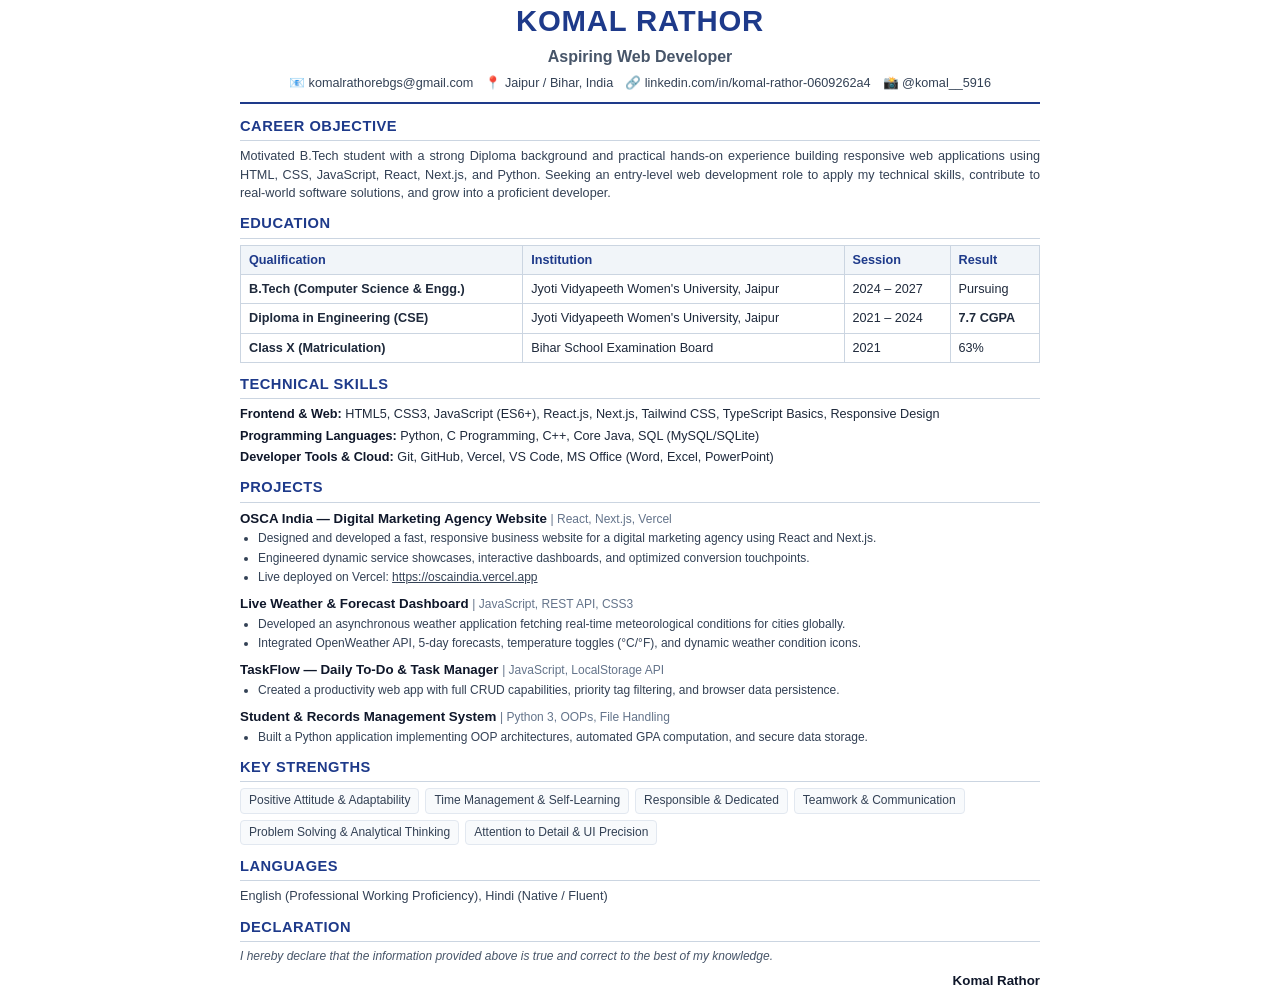
<file: resume-template.html>
<!DOCTYPE html>
<html lang="en">
<head>
  <meta charset="UTF-8">
  <title>Komal Rathor - Resume</title>
  <style>
    @page {
      size: A4 portrait;
      margin: 14mm 14mm 14mm 14mm;
    }
    *, *::before, *::after {
      box-sizing: border-box;
      margin: 0;
      padding: 0;
    }
    body {
      font-family: 'Segoe UI', Arial, Helvetica, sans-serif;
      color: #1e293b;
      background: #ffffff;
      line-height: 1.45;
      font-size: 10pt;
    }
    .resume-container {
      width: 100%;
      max-width: 800px;
      margin: 0 auto;
    }
    /* Header */
    .header {
      border-bottom: 2.5px solid #1e3a8a;
      padding-bottom: 10px;
      margin-bottom: 12px;
      text-align: center;
    }
    .name {
      font-size: 22pt;
      font-weight: 800;
      color: #1e3a8a;
      letter-spacing: 0.8px;
      margin-bottom: 2px;
      text-transform: uppercase;
    }
    .role {
      font-size: 12pt;
      font-weight: 600;
      color: #475569;
      margin-bottom: 6px;
    }
    .contact-links {
      display: flex;
      justify-content: center;
      flex-wrap: wrap;
      gap: 12px;
      font-size: 9.5pt;
      color: #334155;
    }
    .contact-links a {
      color: #1e3a8a;
      text-decoration: none;
      font-weight: 500;
    }
    /* Section */
    .section {
      margin-bottom: 11px;
    }
    .sec-title {
      font-size: 11pt;
      font-weight: 700;
      color: #1e3a8a;
      border-bottom: 1.5px solid #cbd5e1;
      padding-bottom: 3px;
      margin-bottom: 6px;
      text-transform: uppercase;
      letter-spacing: 0.5px;
    }
    .summary-text {
      text-align: justify;
      font-size: 9.5pt;
      line-height: 1.45;
      color: #334155;
    }
    /* Education Table */
    table {
      width: 100%;
      border-collapse: collapse;
      margin-top: 4px;
      font-size: 9.5pt;
    }
    th, td {
      border: 1px solid #cbd5e1;
      padding: 5px 8px;
      text-align: left;
    }
    th {
      background: #f1f5f9;
      font-weight: 700;
      color: #1e3a8a;
    }
    /* Skills */
    .skills-list {
      list-style: none;
      font-size: 9.5pt;
    }
    .skills-list li {
      margin-bottom: 3px;
    }
    .skills-list strong {
      color: #0f172a;
    }
    /* Projects */
    .project-item {
      margin-bottom: 8px;
    }
    .project-title {
      font-size: 10pt;
      font-weight: 700;
      color: #0f172a;
    }
    .project-title span {
      font-weight: 500;
      color: #64748b;
      font-size: 9pt;
    }
    .project-item ul {
      margin-left: 18px;
      font-size: 9pt;
      margin-top: 2px;
      color: #334155;
    }
    .project-item li {
      margin-bottom: 2px;
    }
    /* Strengths & Languages */
    .inline-badges {
      display: flex;
      flex-wrap: wrap;
      gap: 6px;
      list-style: none;
      margin-top: 2px;
    }
    .inline-badges li {
      background: #f8fafc;
      border: 1px solid #e2e8f0;
      padding: 3px 8px;
      border-radius: 4px;
      font-size: 9pt;
      color: #334155;
      font-weight: 500;
    }
    /* Declaration */
    .declaration-text {
      font-size: 9pt;
      font-style: italic;
      color: #475569;
    }
    .signature {
      text-align: right;
      font-weight: 700;
      font-size: 10pt;
      color: #0f172a;
      margin-top: 6px;
    }
  </style>
</head>
<body>
  <div class="resume-container">
    <header class="header">
      <h1 class="name">KOMAL RATHOR</h1>
      <p class="role">Aspiring Web Developer</p>
      <div class="contact-links">
        <span>📧 komalrathorebgs@gmail.com</span>
        <span>📍 Jaipur / Bihar, India</span>
        <span>🔗 linkedin.com/in/komal-rathor-0609262a4</span>
        <span>📸 @komal__5916</span>
      </div>
    </header>

    <section class="section">
      <h2 class="sec-title">CAREER OBJECTIVE</h2>
      <p class="summary-text">
        Motivated B.Tech student with a strong Diploma background and practical hands-on experience building responsive web applications using HTML, CSS, JavaScript, React, Next.js, and Python. Seeking an entry-level web development role to apply my technical skills, contribute to real-world software solutions, and grow into a proficient developer.
      </p>
    </section>

    <section class="section">
      <h2 class="sec-title">EDUCATION</h2>
      <table>
        <thead>
          <tr>
            <th>Qualification</th>
            <th>Institution</th>
            <th>Session</th>
            <th>Result</th>
          </tr>
        </thead>
        <tbody>
          <tr>
            <td><strong>B.Tech (Computer Science & Engg.)</strong></td>
            <td>Jyoti Vidyapeeth Women's University, Jaipur</td>
            <td>2024 – 2027</td>
            <td>Pursuing</td>
          </tr>
          <tr>
            <td><strong>Diploma in Engineering (CSE)</strong></td>
            <td>Jyoti Vidyapeeth Women's University, Jaipur</td>
            <td>2021 – 2024</td>
            <td><strong>7.7 CGPA</strong></td>
          </tr>
          <tr>
            <td><strong>Class X (Matriculation)</strong></td>
            <td>Bihar School Examination Board</td>
            <td>2021</td>
            <td>63%</td>
          </tr>
        </tbody>
      </table>
    </section>

    <section class="section">
      <h2 class="sec-title">TECHNICAL SKILLS</h2>
      <ul class="skills-list">
        <li><strong>Frontend & Web:</strong> HTML5, CSS3, JavaScript (ES6+), React.js, Next.js, Tailwind CSS, TypeScript Basics, Responsive Design</li>
        <li><strong>Programming Languages:</strong> Python, C Programming, C++, Core Java, SQL (MySQL/SQLite)</li>
        <li><strong>Developer Tools & Cloud:</strong> Git, GitHub, Vercel, VS Code, MS Office (Word, Excel, PowerPoint)</li>
      </ul>
    </section>

    <section class="section">
      <h2 class="sec-title">PROJECTS</h2>
      <div class="project-item">
        <p class="project-title">OSCA India — Digital Marketing Agency Website <span>| React, Next.js, Vercel</span></p>
        <ul>
          <li>Designed and developed a fast, responsive business website for a digital marketing agency using React and Next.js.</li>
          <li>Engineered dynamic service showcases, interactive dashboards, and optimized conversion touchpoints.</li>
          <li>Live deployed on Vercel: <u>https://oscaindia.vercel.app</u></li>
        </ul>
      </div>

      <div class="project-item">
        <p class="project-title">Live Weather & Forecast Dashboard <span>| JavaScript, REST API, CSS3</span></p>
        <ul>
          <li>Developed an asynchronous weather application fetching real-time meteorological conditions for cities globally.</li>
          <li>Integrated OpenWeather API, 5-day forecasts, temperature toggles (°C/°F), and dynamic weather condition icons.</li>
        </ul>
      </div>

      <div class="project-item">
        <p class="project-title">TaskFlow — Daily To-Do & Task Manager <span>| JavaScript, LocalStorage API</span></p>
        <ul>
          <li>Created a productivity web app with full CRUD capabilities, priority tag filtering, and browser data persistence.</li>
        </ul>
      </div>

      <div class="project-item">
        <p class="project-title">Student & Records Management System <span>| Python 3, OOPs, File Handling</span></p>
        <ul>
          <li>Built a Python application implementing OOP architectures, automated GPA computation, and secure data storage.</li>
        </ul>
      </div>
    </section>

    <section class="section">
      <h2 class="sec-title">KEY STRENGTHS</h2>
      <ul class="inline-badges">
        <li>Positive Attitude & Adaptability</li>
        <li>Time Management & Self-Learning</li>
        <li>Responsible & Dedicated</li>
        <li>Teamwork & Communication</li>
        <li>Problem Solving & Analytical Thinking</li>
        <li>Attention to Detail & UI Precision</li>
      </ul>
    </section>

    <section class="section">
      <h2 class="sec-title">LANGUAGES</h2>
      <p class="summary-text">English (Professional Working Proficiency), Hindi (Native / Fluent)</p>
    </section>

    <section class="section">
      <h2 class="sec-title">DECLARATION</h2>
      <p class="declaration-text">
        I hereby declare that the information provided above is true and correct to the best of my knowledge.
      </p>
      <p class="signature">Komal Rathor</p>
    </section>
  </div>
</body>
</html>
</file>
<file: style.css>
/* ==========================================================
   KOMAL RATHOR - RESUME & PORTFOLIO STYLESHEET
   A modern, glassmorphic, responsive design system.
   ========================================================== */

/* --- CSS Variables & Design Tokens --- */
:root {
  /* Fonts */
  --font-heading: 'Outfit', sans-serif;
  --font-body: 'Plus Jakarta Sans', sans-serif;
  --font-mono: 'JetBrains Mono', monospace;

  /* Color System - Dark Theme (Default) */
  --bg-primary: #0a0d14;
  --bg-secondary: #101522;
  --bg-card: rgba(20, 27, 45, 0.65);
  --bg-card-hover: rgba(28, 38, 64, 0.85);
  --bg-card-solid: #141b2d;
  
  --border-subtle: rgba(255, 255, 255, 0.08);
  --border-active: rgba(99, 102, 241, 0.4);
  --border-glow: rgba(99, 102, 241, 0.25);

  --text-primary: #f8fafc;
  --text-secondary: #94a3b8;
  --text-muted: #64748b;
  --text-inverse: #0a0d14;

  /* Accents */
  --accent-primary: #6366f1;       /* Electric Indigo */
  --accent-primary-hover: #4f46e5;
  --accent-secondary: #06b6d4;     /* Cyan */
  --accent-gradient: linear-gradient(135deg, #6366f1 0%, #06b6d4 100%);
  --accent-gradient-warm: linear-gradient(135deg, #f43f5e 0%, #fb923c 100%);
  --accent-purple: #8b5cf6;
  --accent-emerald: #10b981;

  /* Shadows */
  --shadow-sm: 0 2px 8px rgba(0, 0, 0, 0.25);
  --shadow-md: 0 8px 24px rgba(0, 0, 0, 0.35);
  --shadow-lg: 0 16px 40px rgba(0, 0, 0, 0.45);
  --shadow-glow: 0 0 25px rgba(99, 102, 241, 0.25);

  /* Spacing & Sizes */
  --container-width: 1180px;
  --header-height: 74px;
  --radius-sm: 8px;
  --radius-md: 14px;
  --radius-lg: 20px;
  --radius-full: 9999px;

  /* Transitions */
  --transition-fast: 0.2s cubic-bezier(0.4, 0, 0.2, 1);
  --transition-normal: 0.3s cubic-bezier(0.4, 0, 0.2, 1);
  --transition-spring: 0.5s cubic-bezier(0.175, 0.885, 0.32, 1.275);
}

/* Light Theme Override */
[data-theme="light"] {
  --bg-primary: #f8fafc;
  --bg-secondary: #f1f5f9;
  --bg-card: rgba(255, 255, 255, 0.8);
  --bg-card-hover: rgba(255, 255, 255, 0.95);
  --bg-card-solid: #ffffff;

  --border-subtle: rgba(15, 23, 42, 0.08);
  --border-active: rgba(99, 102, 241, 0.45);
  --border-glow: rgba(99, 102, 241, 0.15);

  --text-primary: #0f172a;
  --text-secondary: #475569;
  --text-muted: #64748b;
  --text-inverse: #f8fafc;

  --shadow-sm: 0 2px 8px rgba(15, 23, 42, 0.04);
  --shadow-md: 0 8px 20px rgba(15, 23, 42, 0.08);
  --shadow-lg: 0 16px 36px rgba(15, 23, 42, 0.12);
  --shadow-glow: 0 0 25px rgba(99, 102, 241, 0.15);
}

/* --- Base & Reset --- */
*, *::before, *::after {
  box-sizing: border-box;
  margin: 0;
  padding: 0;
}

html {
  scroll-behavior: smooth;
  scroll-padding-top: calc(var(--header-height) + 20px);
  -webkit-tap-highlight-color: transparent;
}

body {
  font-family: var(--font-body);
  background-color: var(--bg-primary);
  color: var(--text-primary);
  line-height: 1.65;
  overflow-x: hidden;
  position: relative;
  transition: background-color var(--transition-normal), color var(--transition-normal);
}

img {
  max-width: 100%;
  height: auto;
  display: block;
}

a {
  color: inherit;
  text-decoration: none;
  transition: color var(--transition-fast);
}

button, input, textarea {
  font-family: inherit;
  font-size: inherit;
}

/* Container */
.container {
  width: 100%;
  max-width: var(--container-width);
  margin: 0 auto;
  padding: 0 24px;
}

.section-padding {
  padding: 96px 0;
  position: relative;
  z-index: 2;
}

.bg-alt {
  background-color: var(--bg-secondary);
}

/* Ambient Glow Blobs */
.ambient-glow {
  position: fixed;
  border-radius: 50%;
  filter: blur(120px);
  pointer-events: none;
  z-index: 0;
  opacity: 0.16;
  transition: opacity var(--transition-normal);
}

[data-theme="light"] .ambient-glow {
  opacity: 0.08;
}

.glow-1 {
  width: 480px;
  height: 480px;
  top: -100px;
  right: -100px;
  background: radial-gradient(circle, #6366f1, #3b82f6);
}

.glow-2 {
  width: 520px;
  height: 520px;
  bottom: 10%;
  left: -150px;
  background: radial-gradient(circle, #06b6d4, #10b981);
}

.glow-3 {
  width: 400px;
  height: 400px;
  top: 45%;
  right: 5%;
  background: radial-gradient(circle, #8b5cf6, #ec4899);
}

/* Typography Utilities */
h1, h2, h3, h4, h5, h6 {
  font-family: var(--font-heading);
  font-weight: 700;
  color: var(--text-primary);
  line-height: 1.25;
}

.gradient-text {
  background: var(--accent-gradient);
  -webkit-background-clip: text;
  -webkit-text-fill-color: transparent;
  background-clip: text;
  display: inline-block;
}

.accent-text {
  color: var(--accent-primary);
}

.text-center {
  text-align: center;
}

/* Section Header */
.section-header {
  margin-bottom: 56px;
}

.section-tag {
  display: inline-block;
  font-family: var(--font-mono);
  font-size: 0.825rem;
  font-weight: 600;
  text-transform: uppercase;
  letter-spacing: 1.5px;
  color: var(--accent-secondary);
  background: rgba(6, 182, 212, 0.1);
  padding: 6px 14px;
  border-radius: var(--radius-full);
  margin-bottom: 12px;
  border: 1px solid rgba(6, 182, 212, 0.2);
}

.section-title {
  font-size: clamp(2rem, 3.5vw, 2.75rem);
  letter-spacing: -0.5px;
  margin-bottom: 12px;
}

.section-subtitle {
  font-size: 1.05rem;
  color: var(--text-secondary);
  max-width: 620px;
  margin: 0 auto;
}

.section-divider {
  width: 60px;
  height: 4px;
  background: var(--accent-gradient);
  border-radius: var(--radius-full);
  margin: 20px auto 0;
}

/* Glass Card */
.glass-card {
  background: var(--bg-card);
  backdrop-filter: blur(16px);
  -webkit-backdrop-filter: blur(16px);
  border: 1px solid var(--border-subtle);
  border-radius: var(--radius-md);
  box-shadow: var(--shadow-sm);
  transition: transform var(--transition-normal), border-color var(--transition-normal), box-shadow var(--transition-normal), background-color var(--transition-normal);
}

.glass-card:hover {
  border-color: var(--border-active);
  box-shadow: var(--shadow-md), var(--shadow-glow);
}

/* Buttons */
.btn {
  display: inline-flex;
  align-items: center;
  justify-content: center;
  gap: 10px;
  font-family: var(--font-heading);
  font-size: 0.95rem;
  font-weight: 600;
  padding: 12px 24px;
  border-radius: var(--radius-full);
  border: 1px solid transparent;
  cursor: pointer;
  transition: all var(--transition-normal);
  text-decoration: none;
  white-space: nowrap;
}

.btn-sm {
  padding: 8px 16px;
  font-size: 0.875rem;
}

.btn-lg {
  padding: 14px 28px;
  font-size: 1.05rem;
}

.btn-block {
  width: 100%;
}

.btn-primary {
  background: var(--accent-gradient);
  color: #ffffff;
  box-shadow: 0 4px 18px rgba(99, 102, 241, 0.35);
}

.btn-primary:hover {
  transform: translateY(-2px);
  box-shadow: 0 6px 24px rgba(99, 102, 241, 0.5);
  color: #ffffff;
}

.btn-secondary {
  background: rgba(255, 255, 255, 0.08);
  color: var(--text-primary);
  border-color: var(--border-subtle);
}

[data-theme="light"] .btn-secondary {
  background: rgba(15, 23, 42, 0.06);
}

.btn-secondary:hover {
  background: rgba(99, 102, 241, 0.15);
  border-color: var(--accent-primary);
  transform: translateY(-2px);
}

.btn-outline {
  background: transparent;
  color: var(--text-primary);
  border-color: var(--border-subtle);
}

.btn-outline:hover {
  border-color: var(--accent-secondary);
  color: var(--accent-secondary);
  transform: translateY(-2px);
}

.icon-btn {
  display: inline-flex;
  align-items: center;
  justify-content: center;
  width: 40px;
  height: 40px;
  border-radius: 50%;
  background: var(--bg-card);
  border: 1px solid var(--border-subtle);
  color: var(--text-primary);
  cursor: pointer;
  transition: all var(--transition-fast);
}

.icon-btn:hover {
  border-color: var(--accent-primary);
  color: var(--accent-primary);
  transform: scale(1.05);
}

/* ==========================================================
   HEADER & NAVIGATION
   ========================================================== */
.site-header {
  position: fixed;
  top: 0;
  left: 0;
  right: 0;
  height: var(--header-height);
  z-index: 100;
  background: rgba(10, 13, 20, 0.75);
  backdrop-filter: blur(20px);
  -webkit-backdrop-filter: blur(20px);
  border-bottom: 1px solid var(--border-subtle);
  transition: background-color var(--transition-normal), border-color var(--transition-normal);
}

[data-theme="light"] .site-header {
  background: rgba(248, 250, 252, 0.85);
}

.nav-container {
  max-width: var(--container-width);
  height: 100%;
  margin: 0 auto;
  padding: 0 24px;
  display: flex;
  align-items: center;
  justify-content: space-between;
}

.brand-logo {
  display: flex;
  align-items: center;
  gap: 12px;
  font-family: var(--font-heading);
  font-weight: 700;
  font-size: 1.25rem;
  white-space: nowrap;
  flex-shrink: 0;
}

.logo-avatar {
  width: 42px;
  height: 42px;
  border-radius: 50%;
  object-fit: cover;
  border: 2px solid var(--accent-primary);
  box-shadow: 0 0 12px rgba(99, 102, 241, 0.4);
  flex-shrink: 0;
  transition: transform var(--transition-fast), border-color var(--transition-fast);
}

.brand-logo:hover .logo-avatar {
  transform: scale(1.08);
  border-color: var(--accent-secondary);
}

.nav-links {
  display: flex;
  align-items: center;
  list-style: none;
  gap: 8px;
}

.nav-link {
  font-size: 0.925rem;
  font-weight: 500;
  color: var(--text-secondary);
  padding: 8px 14px;
  border-radius: var(--radius-sm);
  transition: all var(--transition-fast);
}

.nav-link:hover, .nav-link.active {
  color: var(--text-primary);
  background: rgba(99, 102, 241, 0.12);
}

.mobile-nav-actions {
  display: none;
}

.header-actions {
  display: flex;
  align-items: center;
  gap: 12px;
  flex-shrink: 0;
}

/* Theme Toggle Icons */
#theme-toggle-btn svg {
  width: 20px;
  height: 20px;
}

[data-theme="dark"] .sun-icon {
  display: block;
}
[data-theme="dark"] .moon-icon {
  display: none;
}

[data-theme="light"] .sun-icon {
  display: none;
}
[data-theme="light"] .moon-icon {
  display: block;
}

/* Mobile Hamburger Toggle */
.mobile-toggle-btn {
  display: none;
  flex-direction: column;
  justify-content: space-between;
  width: 32px;
  height: 22px;
  background: transparent;
  border: none;
  cursor: pointer;
  padding: 0;
  z-index: 101;
}

.mobile-toggle-btn .bar {
  height: 2.5px;
  width: 100%;
  background-color: var(--text-primary);
  border-radius: 2px;
  transition: all var(--transition-fast);
}

.mobile-toggle-btn.active .bar:nth-child(1) {
  transform: translateY(9.5px) rotate(45deg);
}
.mobile-toggle-btn.active .bar:nth-child(2) {
  opacity: 0;
}
.mobile-toggle-btn.active .bar:nth-child(3) {
  transform: translateY(-9.5px) rotate(-45deg);
}

/* ==========================================================
   HERO SECTION
   ========================================================== */
.hero-section {
  padding-top: calc(var(--header-height) + 50px);
  padding-bottom: 90px;
  min-height: calc(100vh - var(--header-height));
  display: flex;
  align-items: center;
  position: relative;
  z-index: 2;
}

.hero-grid {
  display: grid;
  grid-template-columns: 1.15fr 0.85fr;
  align-items: center;
  gap: 60px;
}

.status-badge {
  display: inline-flex;
  align-items: center;
  gap: 8px;
  padding: 6px 14px;
  background: rgba(16, 185, 129, 0.12);
  border: 1px solid rgba(16, 185, 129, 0.3);
  border-radius: var(--radius-full);
  font-size: 0.85rem;
  font-weight: 600;
  color: var(--accent-emerald);
  margin-bottom: 20px;
}

.status-dot {
  width: 8px;
  height: 8px;
  border-radius: 50%;
  background: var(--accent-emerald);
  box-shadow: 0 0 10px var(--accent-emerald);
  animation: pulse-dot 2s infinite;
}

@keyframes pulse-dot {
  0% { transform: scale(0.95); box-shadow: 0 0 0 0 rgba(16, 185, 129, 0.7); }
  70% { transform: scale(1.15); box-shadow: 0 0 0 8px rgba(16, 185, 129, 0); }
  100% { transform: scale(0.95); box-shadow: 0 0 0 0 rgba(16, 185, 129, 0); }
}

.hero-title {
  font-size: clamp(2.2rem, 5vw, 3.75rem);
  font-weight: 800;
  letter-spacing: -0.5px;
  margin-bottom: 12px;
  line-height: 1.15;
  word-break: normal;
  overflow-wrap: break-word;
}

.hero-title .hero-greeting {
  display: block;
  font-size: clamp(1.6rem, 3.8vw, 2.5rem);
  font-weight: 700;
  color: var(--text-primary);
  margin-bottom: 2px;
}

.hero-title .hero-name {
  display: inline-block;
  font-size: clamp(2.2rem, 5.2vw, 3.75rem);
  line-height: 1.15;
}

.hero-role-wrapper {
  font-size: clamp(1.1rem, 2vw, 1.5rem);
  color: var(--text-secondary);
  font-weight: 500;
  margin-bottom: 20px;
  line-height: 1.4;
  word-break: break-word;
}

.dynamic-role {
  color: var(--accent-secondary);
  font-weight: 700;
  border-bottom: 2px solid var(--accent-secondary);
  padding-bottom: 2px;
  display: inline;
}

.desc-mobile {
  display: none;
}
.desc-desktop {
  display: inline;
}
.chip-email-mobile {
  display: none;
}
.chip-email-desktop {
  display: inline;
}
.btn-text-short {
  display: none;
}
.btn-text-full {
  display: inline;
}

.hero-description {
  font-size: 1.1rem;
  color: var(--text-secondary);
  max-width: 580px;
  margin-bottom: 28px;
}

.quick-contact-chips {
  display: flex;
  flex-wrap: wrap;
  gap: 12px;
  margin-bottom: 36px;
}

.contact-chip {
  display: inline-flex;
  align-items: center;
  gap: 8px;
  font-size: 0.875rem;
  font-family: var(--font-mono);
  background: var(--bg-card);
  border: 1px solid var(--border-subtle);
  padding: 6px 14px;
  border-radius: var(--radius-full);
  color: var(--text-secondary);
  transition: all var(--transition-fast);
  max-width: 100%;
  word-break: break-word;
}

.contact-chip:hover {
  border-color: var(--accent-primary);
  color: var(--text-primary);
  transform: translateY(-2px);
}

.social-chip {
  cursor: pointer;
}
.linkedin-chip:hover {
  border-color: #0a66c2;
  color: #0a66c2;
  background: rgba(10, 102, 194, 0.1);
}
.insta-chip:hover {
  border-color: #e1306c;
  color: #e1306c;
  background: rgba(225, 48, 108, 0.1);
}

.hero-actions {
  display: flex;
  flex-wrap: wrap;
  gap: 16px;
  align-items: center;
}

/* Hero Visual / Profile Image Card */
.hero-visual {
  position: relative;
  display: flex;
  justify-content: center;
}

.profile-card-glow {
  position: absolute;
  inset: -15px;
  background: var(--accent-gradient);
  border-radius: 36px;
  filter: blur(40px);
  opacity: 0.35;
  z-index: 1;
}

.profile-card {
  position: relative;
  z-index: 2;
  width: 100%;
  max-width: 380px;
  background: var(--bg-card);
  backdrop-filter: blur(20px);
  border: 1px solid var(--border-subtle);
  border-radius: 28px;
  padding: 16px;
  box-shadow: var(--shadow-lg);
}

.profile-image-container {
  position: relative;
  width: 100%;
  padding-top: 125%; /* 4:5 Aspect Ratio */
  border-radius: 20px;
  overflow: hidden;
  box-shadow: var(--shadow-md);
}

.profile-img {
  position: absolute;
  top: 0;
  left: 0;
  width: 100%;
  height: 100%;
  object-fit: cover;
  object-position: center top;
  transition: transform var(--transition-spring);
}

.profile-card:hover .profile-img {
  transform: scale(1.03);
}

.image-overlay-ring {
  position: absolute;
  inset: 0;
  border-radius: 20px;
  border: 1px solid rgba(255, 255, 255, 0.15);
  pointer-events: none;
}

/* Floating Badges */
.floating-badge {
  position: absolute;
  display: flex;
  align-items: center;
  gap: 10px;
  background: var(--bg-card-solid);
  border: 1px solid var(--border-active);
  padding: 10px 16px;
  border-radius: var(--radius-md);
  box-shadow: var(--shadow-md);
  z-index: 3;
  animation: float 4s ease-in-out infinite;
}

.badge-icon {
  font-size: 1.4rem;
}

.badge-content {
  display: flex;
  flex-direction: column;
}

.badge-label {
  font-size: 0.85rem;
  font-weight: 700;
  color: var(--text-primary);
}

.badge-sub {
  font-size: 0.725rem;
  color: var(--text-secondary);
}

.badge-top-right {
  top: -15px;
  right: -20px;
  animation-delay: 0s;
}

.badge-bottom-left {
  bottom: 25px;
  left: -25px;
  animation-delay: 1.5s;
}

.badge-bottom-right {
  bottom: -20px;
  right: 15px;
  animation-delay: 2.5s;
}

@keyframes float {
  0%, 100% { transform: translateY(0px); }
  50% { transform: translateY(-8px); }
}

/* ==========================================================
   ABOUT & STATS SECTION
   ========================================================== */
.about-grid {
  display: grid;
  grid-template-columns: 1.2fr 0.8fr;
  gap: 32px;
  align-items: stretch;
}

.objective-card {
  padding: 40px;
  position: relative;
  display: flex;
  flex-direction: column;
  justify-content: space-between;
}

.quote-icon {
  font-family: Georgia, serif;
  font-size: 4rem;
  line-height: 1;
  color: var(--accent-primary);
  opacity: 0.4;
  margin-bottom: 8px;
}

.objective-heading {
  font-size: 1.5rem;
  margin-bottom: 16px;
}

.objective-text {
  font-size: 1.125rem;
  color: var(--text-secondary);
  line-height: 1.8;
  margin-bottom: 30px;
}

.objective-text strong {
  color: var(--text-primary);
}

.objective-declaration {
  display: flex;
  align-items: flex-start;
  gap: 12px;
  padding: 16px;
  background: rgba(99, 102, 241, 0.08);
  border-left: 3px solid var(--accent-primary);
  border-radius: var(--radius-sm);
  font-size: 0.875rem;
  color: var(--text-secondary);
}

.objective-declaration svg {
  flex-shrink: 0;
  color: var(--accent-primary);
  margin-top: 2px;
}

.stats-grid {
  display: grid;
  grid-template-columns: 1fr 1fr;
  gap: 20px;
}

.stat-box {
  padding: 24px;
  display: flex;
  flex-direction: column;
  justify-content: center;
}

.stat-icon-wrapper {
  width: 48px;
  height: 48px;
  border-radius: 12px;
  background: rgba(99, 102, 241, 0.12);
  color: var(--accent-primary);
  display: flex;
  align-items: center;
  justify-content: center;
  margin-bottom: 16px;
}

.stat-number {
  font-size: 1.5rem;
  font-weight: 800;
  color: var(--text-primary);
  margin-bottom: 4px;
}

.stat-label {
  font-size: 0.9rem;
  font-weight: 600;
  color: var(--text-primary);
  margin-bottom: 4px;
}

.stat-extra {
  font-size: 0.775rem;
  color: var(--text-muted);
}

/* ==========================================================
   EDUCATION TIMELINE
   ========================================================== */
.timeline-wrapper {
  max-width: 860px;
  margin: 0 auto;
  position: relative;
}

.timeline-wrapper::before {
  content: '';
  position: absolute;
  top: 15px;
  bottom: 25px;
  left: 20px;
  width: 2px;
  background: linear-gradient(to bottom, var(--accent-primary), var(--accent-secondary), rgba(255,255,255,0.1));
}

.timeline-item {
  position: relative;
  padding-left: 60px;
  margin-bottom: 40px;
}

.timeline-item:last-child {
  margin-bottom: 0;
}

.timeline-dot {
  position: absolute;
  top: 24px;
  left: 10px;
  width: 22px;
  height: 22px;
  border-radius: 50%;
  background: var(--bg-card-solid);
  border: 2px solid var(--accent-primary);
  display: flex;
  align-items: center;
  justify-content: center;
  box-shadow: 0 0 12px var(--border-glow);
}

.dot-inner {
  width: 8px;
  height: 8px;
  border-radius: 50%;
  background: var(--accent-primary);
}

.active-timeline .timeline-dot {
  border-color: var(--accent-emerald);
  box-shadow: 0 0 15px rgba(16, 185, 129, 0.4);
}

.active-timeline .dot-inner {
  background: var(--accent-emerald);
}

.timeline-card {
  padding: 30px;
}

.timeline-card-header {
  display: flex;
  justify-content: space-between;
  align-items: flex-start;
  margin-bottom: 16px;
  flex-wrap: wrap;
  gap: 12px;
}

.education-badge {
  display: inline-block;
  font-size: 0.75rem;
  font-weight: 700;
  text-transform: uppercase;
  letter-spacing: 1px;
  padding: 4px 10px;
  border-radius: var(--radius-full);
  margin-bottom: 8px;
}

.badge-ongoing {
  background: rgba(16, 185, 129, 0.15);
  color: var(--accent-emerald);
  border: 1px solid rgba(16, 185, 129, 0.3);
}

.badge-completed {
  background: rgba(99, 102, 241, 0.15);
  color: var(--accent-primary);
  border: 1px solid rgba(99, 102, 241, 0.3);
}

.degree-title {
  font-size: 1.35rem;
  margin-bottom: 4px;
}

.institution-name {
  font-size: 0.95rem;
  font-weight: 500;
  color: var(--accent-secondary);
}

.session-badge {
  font-family: var(--font-mono);
  font-size: 0.85rem;
  font-weight: 600;
  background: rgba(255, 255, 255, 0.06);
  border: 1px solid var(--border-subtle);
  padding: 6px 14px;
  border-radius: var(--radius-full);
  color: var(--text-secondary);
}

.result-highlight {
  display: inline-flex;
  align-items: center;
  gap: 6px;
  background: rgba(6, 182, 212, 0.1);
  border: 1px solid rgba(6, 182, 212, 0.25);
  padding: 4px 12px;
  border-radius: var(--radius-sm);
  margin-bottom: 12px;
  font-size: 0.9rem;
}

.result-score {
  color: var(--accent-secondary);
  font-weight: 700;
}

.timeline-description {
  color: var(--text-secondary);
  font-size: 0.975rem;
  margin-bottom: 18px;
}

.timeline-highlights {
  display: flex;
  flex-wrap: wrap;
  gap: 8px;
}

.highlight-pill {
  font-size: 0.775rem;
  font-weight: 600;
  background: rgba(255, 255, 255, 0.05);
  border: 1px solid var(--border-subtle);
  padding: 4px 10px;
  border-radius: var(--radius-full);
  color: var(--text-secondary);
}

/* ==========================================================
   TECHNICAL SKILLS
   ========================================================== */
.skills-filter {
  display: flex;
  justify-content: center;
  flex-wrap: wrap;
  gap: 10px;
  margin-bottom: 40px;
}

.filter-btn {
  font-family: var(--font-heading);
  font-size: 0.9rem;
  font-weight: 600;
  padding: 8px 18px;
  border-radius: var(--radius-full);
  background: var(--bg-card);
  border: 1px solid var(--border-subtle);
  color: var(--text-secondary);
  cursor: pointer;
  transition: all var(--transition-fast);
}

.filter-btn:hover, .filter-btn.active {
  background: var(--accent-primary);
  border-color: var(--accent-primary);
  color: #ffffff;
  box-shadow: 0 4px 12px rgba(99, 102, 241, 0.35);
}

.skills-grid {
  display: grid;
  grid-template-columns: repeat(auto-fill, minmax(260px, 1fr));
  gap: 24px;
}

.skill-card {
  padding: 24px;
  display: flex;
  flex-direction: column;
  justify-content: space-between;
}

.skill-card-top {
  display: flex;
  align-items: center;
  gap: 16px;
  margin-bottom: 20px;
}

.skill-icon-box {
  width: 50px;
  height: 50px;
  border-radius: 12px;
  display: flex;
  align-items: center;
  justify-content: center;
  background: rgba(255, 255, 255, 0.05);
  flex-shrink: 0;
}

.html-color { color: #e34f26; background: rgba(227, 79, 38, 0.12); }
.css-color { color: #1572b6; background: rgba(21, 114, 182, 0.12); }
.js-color { color: #f7df1e; background: rgba(247, 223, 30, 0.12); }
.react-color { color: #61dafb; background: rgba(97, 218, 251, 0.12); }
.python-color { color: #38bdf8; background: rgba(56, 189, 248, 0.12); }
.c-color { color: #a855f7; background: rgba(168, 85, 247, 0.12); }
.ms-color { color: #22c55e; background: rgba(34, 197, 94, 0.12); }
.git-color { color: #f97316; background: rgba(249, 115, 22, 0.12); }
.cpp-color { color: #00599c; background: rgba(0, 89, 156, 0.14); }
.java-color { color: #ea580c; background: rgba(234, 88, 12, 0.14); }
.sql-color { color: #0284c7; background: rgba(2, 132, 199, 0.14); }
.tailwind-color { color: #06b6d4; background: rgba(6, 182, 212, 0.14); }
.ts-color { color: #3b82f6; background: rgba(59, 130, 246, 0.14); }

.skill-name {
  font-size: 1.05rem;
  font-weight: 700;
  margin-bottom: 4px;
}

.skill-level {
  font-size: 0.8rem;
  color: var(--text-muted);
}

.progress-bar-bg {
  width: 100%;
  height: 6px;
  background: rgba(255, 255, 255, 0.08);
  border-radius: 3px;
  overflow: hidden;
  margin-bottom: 12px;
}

[data-theme="light"] .progress-bar-bg {
  background: rgba(15, 23, 42, 0.08);
}

.progress-bar-fill {
  height: 100%;
  background: var(--accent-gradient);
  border-radius: 3px;
  transition: width 1s ease-in-out;
}

.skill-footer {
  display: flex;
  justify-content: space-between;
  align-items: center;
  font-size: 0.8rem;
  color: var(--text-secondary);
}

.skill-footer strong {
  font-family: var(--font-mono);
  color: var(--accent-secondary);
}

/* ==========================================================
   FEATURED PROJECTS & BROWSER MOCKUP SHOWCASE
   ========================================================== */
.projects-grid {
  display: grid;
  grid-template-columns: repeat(auto-fit, minmax(290px, 1fr));
  gap: 20px;
}

.project-card {
  overflow: hidden;
  display: flex;
  flex-direction: column;
}

.featured-project {
  grid-column: 1 / -1;
  display: flex;
  flex-direction: column;
  background: var(--bg-card);
  border: 1px solid var(--border-subtle);
  border-radius: var(--radius-lg);
  overflow: hidden;
  box-shadow: var(--shadow-md);
  transition: all var(--transition-normal);
}

.featured-project:hover {
  border-color: rgba(99, 102, 241, 0.4);
  box-shadow: 0 20px 40px -15px rgba(99, 102, 241, 0.2);
}

.featured-project .project-img-wrapper {
  position: relative;
  background: radial-gradient(circle at 50% 30%, rgba(99, 102, 241, 0.14) 0%, rgba(15, 23, 42, 0.98) 75%);
  padding: 24px 20px 20px;
  display: flex;
  align-items: center;
  justify-content: center;
  border-right: none;
  border-bottom: 1px solid var(--border-subtle);
  overflow: hidden;
}

[data-theme="light"] .featured-project .project-img-wrapper {
  background: radial-gradient(circle at 50% 30%, rgba(99, 102, 241, 0.06) 0%, rgba(241, 245, 249, 0.98) 75%);
}

.browser-mockup-link {
  display: block;
  width: 100%;
  max-width: 680px;
  text-decoration: none;
}

.browser-mockup {
  width: 100%;
  background: #0f172a;
  border-radius: 12px;
  border: 1px solid rgba(255, 255, 255, 0.12);
  box-shadow: 0 16px 36px -10px rgba(0, 0, 0, 0.7), 0 0 0 1px rgba(255, 255, 255, 0.05);
  overflow: hidden;
  transition: transform var(--transition-normal), box-shadow var(--transition-normal), border-color var(--transition-normal);
}

.browser-mockup-link:hover .browser-mockup {
  transform: translateY(-4px);
  border-color: rgba(99, 102, 241, 0.5);
  box-shadow: 0 22px 48px -12px rgba(0, 0, 0, 0.8), 0 0 24px rgba(99, 102, 241, 0.25);
}

.browser-header {
  height: 34px;
  background: #0b1120;
  border-bottom: 1px solid rgba(255, 255, 255, 0.08);
  display: flex;
  align-items: center;
  justify-content: space-between;
  padding: 0 14px;
  gap: 10px;
}

.browser-dots {
  display: flex;
  align-items: center;
  gap: 5px;
}

.browser-dot {
  width: 9px;
  height: 9px;
  border-radius: 50%;
  display: inline-block;
}

.dot-red { background: #ef4444; }
.dot-yellow { background: #f59e0b; }
.dot-green { background: #10b981; }

.browser-address {
  flex: 1;
  max-width: 280px;
  margin: 0 auto;
  background: rgba(255, 255, 255, 0.06);
  border: 1px solid rgba(255, 255, 255, 0.08);
  border-radius: 5px;
  padding: 2px 10px;
  display: flex;
  align-items: center;
  justify-content: center;
  gap: 6px;
  font-family: var(--font-mono);
  font-size: 0.7rem;
  color: #94a3b8;
}

.browser-live-indicator {
  display: inline-flex;
  align-items: center;
  gap: 5px;
  font-size: 0.68rem;
  font-weight: 600;
  color: #10b981;
  background: rgba(16, 185, 129, 0.12);
  border: 1px solid rgba(16, 185, 129, 0.25);
  padding: 2px 8px;
  border-radius: var(--radius-full);
}

.browser-body {
  position: relative;
  width: 100%;
  background: #ffffff;
  overflow: hidden;
  line-height: 0;
}

.browser-body .project-img {
  width: 100%;
  height: auto;
  display: block;
  object-fit: contain;
}

.browser-hover-overlay {
  position: absolute;
  inset: 0;
  background: rgba(15, 23, 42, 0.5);
  backdrop-filter: blur(2px);
  display: flex;
  align-items: center;
  justify-content: center;
  opacity: 0;
  transition: opacity var(--transition-fast);
  pointer-events: none;
}

.browser-mockup-link:hover .browser-hover-overlay {
  opacity: 1;
}

.overlay-btn {
  display: inline-flex;
  align-items: center;
  gap: 8px;
  padding: 8px 18px;
  background: var(--accent-gradient);
  color: #ffffff;
  font-size: 0.825rem;
  font-weight: 600;
  border-radius: var(--radius-full);
  box-shadow: var(--shadow-lg);
  transform: translateY(4px);
  transition: transform var(--transition-fast);
}

.browser-mockup-link:hover .overlay-btn {
  transform: translateY(0);
}

.featured-project .project-content {
  padding: 24px 28px 28px;
}

.project-badge-row {
  display: flex;
  flex-wrap: wrap;
  align-items: center;
  gap: 8px;
  margin-bottom: 10px;
}

.featured-badge-pill {
  font-family: var(--font-mono);
  font-size: 0.7rem;
  font-weight: 700;
  color: var(--accent-secondary);
  background: rgba(6, 182, 212, 0.12);
  border: 1px solid rgba(6, 182, 212, 0.3);
  padding: 3px 10px;
  border-radius: var(--radius-full);
  letter-spacing: 0.5px;
  text-transform: uppercase;
}

.live-badge-pill {
  font-family: var(--font-mono);
  font-size: 0.7rem;
  font-weight: 700;
  color: #10b981;
  background: rgba(16, 185, 129, 0.12);
  border: 1px solid rgba(16, 185, 129, 0.3);
  padding: 3px 10px;
  border-radius: var(--radius-full);
  letter-spacing: 0.5px;
  display: inline-flex;
  align-items: center;
  gap: 5px;
}

.featured-project .project-title {
  font-size: 1.45rem;
  margin-bottom: 8px;
}

.featured-project .project-desc {
  font-size: 0.9rem;
  line-height: 1.6;
  color: var(--text-secondary);
  max-width: 820px;
  margin-bottom: 16px;
}

/* Live Experience Grid */
.live-experience-box {
  margin: 16px 0 20px;
  background: rgba(255, 255, 255, 0.025);
  border: 1px solid var(--border-subtle);
  border-radius: var(--radius-sm);
  padding: 16px 18px;
}

[data-theme="light"] .live-experience-box {
  background: rgba(15, 23, 42, 0.025);
}

.live-experience-title {
  display: flex;
  align-items: center;
  gap: 7px;
  font-size: 0.88rem;
  font-weight: 700;
  margin-bottom: 12px;
  color: var(--text-primary);
}

.live-experience-title svg {
  color: var(--accent-primary);
}

.experience-grid {
  display: grid;
  grid-template-columns: repeat(auto-fit, minmax(200px, 1fr));
  gap: 12px;
}

.experience-card {
  padding: 12px 14px;
  background: var(--bg-card-solid);
  border: 1px solid var(--border-subtle);
  border-radius: var(--radius-sm);
  transition: all var(--transition-fast);
}

.experience-card:hover {
  border-color: var(--accent-primary);
  transform: translateY(-2px);
}

.exp-header {
  display: flex;
  align-items: center;
  gap: 6px;
  margin-bottom: 4px;
  font-size: 0.825rem;
  font-weight: 700;
  color: var(--text-primary);
}

.exp-icon {
  font-size: 1rem;
}

.exp-text {
  font-size: 0.775rem;
  line-height: 1.45;
  color: var(--text-secondary);
}

/* Featured Action Bar */
.featured-action-bar {
  display: flex;
  flex-wrap: wrap;
  align-items: center;
  justify-content: space-between;
  gap: 12px;
  padding-top: 16px;
  margin-top: 16px;
  border-top: 1px solid var(--border-subtle);
}

.action-buttons-group {
  display: flex;
  flex-wrap: wrap;
  align-items: center;
  gap: 10px;
}

.btn-live-hero {
  display: inline-flex;
  align-items: center;
  gap: 8px;
  padding: 9px 20px;
  font-size: 0.875rem;
  font-weight: 700;
  background: var(--accent-gradient);
  color: #ffffff;
  border-radius: var(--radius-full);
  box-shadow: 0 4px 16px rgba(99, 102, 241, 0.3);
  transition: all var(--transition-fast);
  text-decoration: none;
}

.btn-live-hero:hover {
  transform: translateY(-2px);
  box-shadow: 0 6px 24px rgba(99, 102, 241, 0.5);
  color: #ffffff;
}

.copy-project-url {
  display: inline-flex;
  align-items: center;
  gap: 6px;
  padding: 8px 14px;
  font-size: 0.785rem;
  font-weight: 600;
  background: var(--bg-card);
  border: 1px solid var(--border-subtle);
  border-radius: var(--radius-full);
  color: var(--text-primary);
  cursor: pointer;
  transition: all var(--transition-fast);
}

.copy-project-url:hover {
  border-color: var(--accent-primary);
  color: var(--accent-primary);
  transform: translateY(-2px);
}

.action-status-group {
  display: flex;
  align-items: center;
  gap: 10px;
}

/* ==========================================================
   REGULAR PROJECT CARDS (COMPACT & BALANCED)
   ========================================================== */
.project-content {
  padding: 20px 22px 22px;
  display: flex;
  flex-direction: column;
  justify-content: space-between;
  height: 100%;
}

.project-category {
  font-family: var(--font-mono);
  font-size: 0.7rem;
  color: var(--accent-primary);
  text-transform: uppercase;
  letter-spacing: 0.75px;
  font-weight: 600;
  display: block;
  margin-bottom: 4px;
}

.project-title {
  font-size: 1.15rem;
  font-weight: 700;
  line-height: 1.35;
  margin-bottom: 8px;
}

.project-desc {
  font-size: 0.84rem;
  color: var(--text-secondary);
  line-height: 1.55;
  margin-bottom: 12px;
}

.project-key-points {
  display: flex;
  flex-direction: column;
  gap: 6px;
  margin-bottom: 14px;
}

.key-point {
  display: flex;
  align-items: flex-start;
  gap: 8px;
  font-size: 0.785rem;
  line-height: 1.4;
  color: var(--text-secondary);
}

.key-point svg {
  color: var(--accent-emerald);
  flex-shrink: 0;
  margin-top: 2px;
}

.project-tech-tags {
  display: flex;
  flex-wrap: wrap;
  gap: 5px;
  margin-bottom: 14px;
}

.tech-tag {
  font-size: 0.715rem;
  font-family: var(--font-mono);
  background: rgba(99, 102, 241, 0.08);
  border: 1px solid rgba(99, 102, 241, 0.2);
  color: var(--accent-primary);
  padding: 2px 7px;
  border-radius: var(--radius-sm);
}

.project-actions {
  display: flex;
  align-items: center;
  flex-wrap: wrap;
  gap: 10px;
}

.live-status-chip {
  display: inline-flex;
  align-items: center;
  gap: 6px;
  font-size: 0.75rem;
  font-family: var(--font-mono);
  color: var(--text-secondary);
}

.pulse-dot {
  width: 7px;
  height: 7px;
  border-radius: 50%;
  background: var(--accent-emerald);
  box-shadow: 0 0 6px var(--accent-emerald);
}

.project-badge-pill {
  font-size: 0.75rem;
  font-family: var(--font-mono);
  color: var(--text-muted);
  background: rgba(255, 255, 255, 0.04);
  padding: 2px 8px;
  border-radius: var(--radius-full);
  border: 1px solid var(--border-subtle);
}

/* ==========================================================
   STRENGTHS & LANGUAGES
   ========================================================== */
.strengths-wrapper {
  display: grid;
  grid-template-columns: 1.2fr 0.8fr;
  gap: 28px;
  align-items: stretch;
}

.strengths-sidebar {
  display: flex;
  flex-direction: column;
  gap: 24px;
}

.sidebar-card {
  padding: 26px;
}

.sidebar-card-title {
  display: flex;
  align-items: center;
  gap: 10px;
  font-size: 1.15rem;
  margin-bottom: 14px;
}

.principles-list {
  list-style: none;
  display: flex;
  flex-direction: column;
  gap: 12px;
}

.principles-list li {
  display: flex;
  align-items: flex-start;
  gap: 10px;
  font-size: 0.9rem;
  color: var(--text-secondary);
  line-height: 1.5;
}

.principles-list li svg {
  color: var(--accent-emerald);
  flex-shrink: 0;
  margin-top: 3px;
}

.principles-list li strong {
  color: var(--text-primary);
}

.highlight-sidebar-card {
  background: linear-gradient(135deg, rgba(99, 102, 241, 0.12) 0%, rgba(6, 182, 212, 0.08) 100%);
  border-color: rgba(99, 102, 241, 0.35);
}

.readiness-header {
  display: flex;
  align-items: center;
  gap: 8px;
  margin-bottom: 8px;
}

.readiness-dot {
  width: 8px;
  height: 8px;
  border-radius: 50%;
  background: var(--accent-emerald);
  box-shadow: 0 0 8px var(--accent-emerald);
}

.readiness-title {
  font-size: 1rem;
  font-weight: 700;
  color: var(--text-primary);
}

.readiness-text {
  font-size: 0.875rem;
  color: var(--text-secondary);
  line-height: 1.6;
  margin-bottom: 14px;
}

.readiness-tags {
  display: flex;
  flex-wrap: wrap;
  gap: 8px;
}

.readiness-tag {
  font-size: 0.775rem;
  font-weight: 600;
  font-family: var(--font-mono);
  background: rgba(16, 185, 129, 0.12);
  border: 1px solid rgba(16, 185, 129, 0.3);
  color: var(--accent-emerald);
  padding: 4px 10px;
  border-radius: var(--radius-full);
}

.strengths-grid {
  display: grid;
  grid-template-columns: 1fr 1fr;
  gap: 20px;
}

.strength-card {
  padding: 24px;
}

.strength-icon {
  font-size: 2rem;
  margin-bottom: 12px;
}

.strength-title {
  font-size: 1.15rem;
  margin-bottom: 8px;
}

.strength-desc {
  font-size: 0.9rem;
  color: var(--text-secondary);
  line-height: 1.6;
}

/* Languages Card */
.languages-card {
  padding: 28px;
}

.languages-title {
  display: flex;
  align-items: center;
  gap: 10px;
  font-size: 1.35rem;
  margin-bottom: 24px;
}

.languages-title svg {
  color: var(--accent-secondary);
}

.languages-list {
  display: flex;
  flex-direction: column;
  gap: 24px;
}

.language-info {
  display: flex;
  justify-content: space-between;
  align-items: baseline;
  margin-bottom: 8px;
}

.language-name {
  font-weight: 700;
  font-size: 1.05rem;
}

.language-level {
  font-size: 0.85rem;
  color: var(--accent-secondary);
}

.lang-bar {
  width: 100%;
  height: 8px;
  background: rgba(255, 255, 255, 0.08);
  border-radius: 4px;
  overflow: hidden;
}

[data-theme="light"] .lang-bar {
  background: rgba(15, 23, 42, 0.08);
}

.lang-fill {
  height: 100%;
  background: var(--accent-gradient);
  border-radius: 4px;
}

/* ==========================================================
   CONTACT SECTION
   ========================================================== */
.contact-grid {
  display: grid;
  grid-template-columns: 0.9fr 1.1fr;
  gap: 36px;
  align-items: start;
}

.contact-info-col {
  display: flex;
  flex-direction: column;
  gap: 20px;
}

.contact-card {
  padding: 24px;
  display: flex;
  align-items: center;
  gap: 18px;
}

.contact-icon {
  width: 50px;
  height: 50px;
  border-radius: 12px;
  background: rgba(99, 102, 241, 0.12);
  color: var(--accent-primary);
  display: flex;
  align-items: center;
  justify-content: center;
  flex-shrink: 0;
}

.contact-card-text {
  flex-grow: 1;
}

.contact-label {
  display: block;
  font-size: 0.8rem;
  color: var(--text-muted);
  text-transform: uppercase;
  letter-spacing: 0.5px;
  margin-bottom: 4px;
}

.contact-val {
  font-size: 1.05rem;
  font-weight: 600;
  color: var(--text-primary);
  word-break: break-word;
}

.contact-val:hover {
  color: var(--accent-primary);
}

.copy-btn {
  background: transparent;
  border: 1px solid var(--border-subtle);
  color: var(--text-secondary);
  width: 36px;
  height: 36px;
  border-radius: var(--radius-sm);
  display: flex;
  align-items: center;
  justify-content: center;
  cursor: pointer;
  transition: all var(--transition-fast);
  flex-shrink: 0;
}

.copy-btn:hover {
  background: rgba(99, 102, 241, 0.15);
  border-color: var(--accent-primary);
  color: var(--accent-primary);
}

.contact-social-links {
  display: flex;
  flex-wrap: wrap;
  gap: 10px;
  margin-top: 8px;
}

.social-link-btn {
  display: inline-flex;
  align-items: center;
  gap: 8px;
  font-size: 0.85rem;
  font-weight: 600;
  padding: 6px 14px;
  border-radius: var(--radius-full);
  background: var(--bg-card-solid);
  border: 1px solid var(--border-subtle);
  color: var(--text-primary);
  transition: all var(--transition-fast);
}

.linkedin-btn:hover {
  background: #0a66c2;
  border-color: #0a66c2;
  color: #ffffff;
  transform: translateY(-2px);
}

.insta-btn:hover {
  background: linear-gradient(45deg, #f09433 0%, #e6683c 25%, #dc2743 50%, #cc2366 75%, #bc1888 100%);
  border-color: transparent;
  color: #ffffff;
  transform: translateY(-2px);
}

.fast-action-banner {
  padding: 28px;
  background: linear-gradient(135deg, rgba(99, 102, 241, 0.12) 0%, rgba(6, 182, 212, 0.1) 100%);
  border-color: rgba(99, 102, 241, 0.25);
}

.banner-badge {
  display: inline-block;
  font-size: 0.75rem;
  font-weight: 700;
  text-transform: uppercase;
  color: var(--accent-secondary);
  margin-bottom: 8px;
  letter-spacing: 1px;
}

.fast-action-banner h4 {
  font-size: 1.25rem;
  margin-bottom: 6px;
}

.fast-action-banner p {
  font-size: 0.9rem;
  color: var(--text-secondary);
  margin-bottom: 18px;
}

/* Contact Form */
.contact-form-card {
  padding: 36px;
}

.form-title {
  font-size: 1.4rem;
  margin-bottom: 6px;
}

.form-subtitle {
  font-size: 0.925rem;
  color: var(--text-secondary);
  margin-bottom: 24px;
}

.contact-form {
  display: flex;
  flex-direction: column;
  gap: 18px;
}

.form-group {
  display: flex;
  flex-direction: column;
  gap: 6px;
}

.form-group label {
  font-size: 0.875rem;
  font-weight: 600;
  color: var(--text-secondary);
}

.required {
  color: #ef4444;
}

.form-input {
  width: 100%;
  padding: 12px 16px;
  background: var(--bg-card-solid);
  border: 1px solid var(--border-subtle);
  border-radius: var(--radius-sm);
  color: var(--text-primary);
  transition: all var(--transition-fast);
}

.form-input:focus {
  outline: none;
  border-color: var(--accent-primary);
  box-shadow: 0 0 0 3px rgba(99, 102, 241, 0.15);
}

textarea.form-input {
  resize: vertical;
  min-height: 100px;
}

/* ==========================================================
   FOOTER
   ========================================================== */
.site-footer {
  background: var(--bg-primary);
  border-top: 1px solid var(--border-subtle);
  padding: 60px 0 30px;
  position: relative;
  z-index: 2;
}

.footer-content {
  display: grid;
  grid-template-columns: 1.5fr 1fr 1fr;
  gap: 40px;
  margin-bottom: 40px;
}

.footer-logo {
  margin-bottom: 16px;
}

.footer-bio {
  color: var(--text-secondary);
  font-size: 0.95rem;
  max-width: 320px;
  margin-bottom: 14px;
}

.footer-social-row {
  display: flex;
  align-items: center;
  gap: 12px;
}

.footer-social-icon {
  display: inline-flex;
  align-items: center;
  justify-content: center;
  width: 36px;
  height: 36px;
  border-radius: 50%;
  background: var(--bg-card);
  border: 1px solid var(--border-subtle);
  color: var(--text-secondary);
  transition: all var(--transition-fast);
}

.footer-social-icon:hover {
  color: var(--accent-primary);
  border-color: var(--accent-primary);
  transform: translateY(-2px);
}

.footer-links h4, .footer-actions h4 {
  font-size: 1.05rem;
  margin-bottom: 16px;
}

.footer-links ul {
  list-style: none;
  display: flex;
  flex-direction: column;
  gap: 8px;
}

.footer-links a {
  color: var(--text-secondary);
  font-size: 0.925rem;
}

.footer-links a:hover {
  color: var(--accent-primary);
}

.footer-btns {
  display: flex;
  gap: 10px;
  margin-bottom: 16px;
}

.footer-phone {
  font-size: 0.9rem;
  color: var(--text-secondary);
}

.footer-phone a {
  color: var(--text-primary);
  font-weight: 600;
}

.footer-bottom {
  border-top: 1px solid var(--border-subtle);
  padding-top: 24px;
}

.footer-bottom-inner {
  display: flex;
  justify-content: space-between;
  align-items: center;
  font-size: 0.85rem;
  color: var(--text-muted);
  flex-wrap: wrap;
  gap: 12px;
}

/* ==========================================================
   TOAST NOTIFICATION
   ========================================================== */
.toast-container {
  position: fixed;
  bottom: 24px;
  right: 24px;
  z-index: 1000;
  display: flex;
  flex-direction: column;
  gap: 10px;
  pointer-events: none;
}

.toast {
  background: var(--bg-card-solid);
  border: 1px solid var(--border-active);
  color: var(--text-primary);
  padding: 12px 20px;
  border-radius: var(--radius-md);
  box-shadow: var(--shadow-lg);
  display: flex;
  align-items: center;
  gap: 10px;
  font-size: 0.925rem;
  font-weight: 500;
  pointer-events: auto;
  animation: slideInUp 0.3s ease-out forwards;
}

@keyframes slideInUp {
  from { opacity: 0; transform: translateY(20px); }
  to { opacity: 1; transform: translateY(0); }
}

@keyframes fadeOut {
  from { opacity: 1; transform: translateY(0); }
  to { opacity: 0; transform: translateY(-10px); }
}

/* ==========================================================
   PRINT ONLY RESUME VIEW (Optimized for Paper & ATS format)
   ========================================================== */
.print-only-resume {
  display: none;
}

@media print {
  /* Hide non-printable web UI elements */
  .ambient-glow,
  .site-header,
  main,
  .site-footer,
  .toast-container,
  .print-hide {
    display: none !important;
  }

  /* Show dedicated print resume */
  .print-only-resume {
    display: block !important;
    padding: 0;
    margin: 0;
    background: #ffffff;
    color: #111827;
    font-family: Arial, Helvetica, sans-serif;
    font-size: 10.5pt;
    line-height: 1.4;
  }

  @page {
    margin: 14mm 14mm 14mm 14mm;
    size: A4 portrait;
  }

  .print-header {
    text-align: center;
    border-bottom: 2px solid #1e3a8a;
    padding-bottom: 10px;
    margin-bottom: 14px;
  }

  .print-name {
    font-size: 20pt;
    font-weight: 800;
    letter-spacing: 1px;
    color: #1e3a8a;
    margin-bottom: 2px;
  }

  .print-subtitle {
    font-size: 11pt;
    font-weight: 600;
    color: #4b5563;
    margin-bottom: 5px;
  }

  .print-contact-row {
    font-size: 9.5pt;
    color: #374151;
  }

  .print-section {
    margin-bottom: 12px;
    page-break-inside: avoid;
  }

  .print-sec-heading {
    font-size: 11pt;
    font-weight: bold;
    color: #1e3a8a;
    border-bottom: 1px solid #9ca3af;
    padding-bottom: 2px;
    margin-bottom: 5px;
    letter-spacing: 0.5px;
  }

  .print-text {
    font-size: 10pt;
    color: #1f2937;
    text-align: justify;
  }

  .print-table {
    width: 100%;
    border-collapse: collapse;
    margin-top: 4px;
    font-size: 9.5pt;
  }

  .print-table th, .print-table td {
    border: 1px solid #d1d5db;
    padding: 5px 8px;
    text-align: left;
  }

  .print-table th {
    background-color: #f3f4f6;
    font-weight: bold;
  }

  .print-list {
    margin-left: 18px;
    font-size: 10pt;
    margin-top: 4px;
  }

  .print-list li {
    margin-bottom: 3px;
  }

  .inline-list {
    display: flex;
    flex-wrap: wrap;
    gap: 10px;
    list-style: none;
    margin-left: 0;
  }

  .inline-list li {
    background: #f3f4f6;
    border: 1px solid #e5e7eb;
    padding: 2px 7px;
    border-radius: 4px;
    font-size: 9pt;
  }

  .print-project-item {
    margin-bottom: 6px;
    font-size: 10pt;
  }

  .print-project-item p {
    margin: 2px 0 2px 6px;
    color: #374151;
    font-size: 9.5pt;
  }

  .print-signature {
    text-align: right;
    margin-top: 14px;
    font-size: 10pt;
  }
}

/* ==========================================================
   RESPONSIVE MEDIA QUERIES
   ========================================================== */
@media (max-width: 1024px) {
  .hero-grid {
    grid-template-columns: 1fr;
    gap: 48px;
    text-align: center;
  }

  .hero-description {
    margin: 0 auto 28px;
  }

  .quick-contact-chips {
    justify-content: center;
  }

  .hero-actions {
    justify-content: center;
  }

  .hero-visual {
    margin-top: 10px;
  }

  .about-grid {
    grid-template-columns: 1fr;
  }

  .featured-project .project-img-wrapper {
    padding: 18px 12px;
  }

  .featured-project .project-content {
    padding: 20px 16px;
  }

  .strengths-wrapper {
    grid-template-columns: 1fr;
  }

  .contact-grid {
    grid-template-columns: 1fr;
  }

  .footer-content {
    grid-template-columns: 1fr 1fr;
  }
}

@media (max-width: 768px) {
  .section-padding {
    padding: 64px 0;
  }

  .nav-container {
    padding: 0 16px;
  }

  .brand-logo {
    font-size: 1.125rem;
    gap: 10px;
    white-space: nowrap;
  }

  .logo-avatar {
    width: 38px;
    height: 38px;
  }

  /* Prevent top bar crowding by hiding print and download buttons from mobile header bar */
  .site-header #print-resume-btn,
  .site-header #download-cv-btn {
    display: none !important;
  }

  .header-actions {
    gap: 8px;
  }

  .nav-links {
    position: fixed;
    top: var(--header-height);
    left: 0;
    right: 0;
    background: var(--bg-card-solid);
    border-bottom: 1px solid var(--border-subtle);
    flex-direction: column;
    padding: 24px;
    gap: 14px;
    transform: translateY(-150%);
    opacity: 0;
    visibility: hidden;
    transition: all var(--transition-normal);
    box-shadow: var(--shadow-lg);
    max-height: calc(100vh - var(--header-height));
    overflow-y: auto;
  }

  .nav-links.active {
    transform: translateY(0);
    opacity: 1;
    visibility: visible;
  }

  .nav-links .nav-link {
    width: 100%;
    text-align: center;
    padding: 10px 16px;
  }

  .mobile-nav-actions {
    display: flex;
    flex-direction: column;
    gap: 10px;
    width: 100%;
    margin-top: 6px;
    padding-top: 16px;
    border-top: 1px solid var(--border-subtle);
  }

  .mobile-nav-actions .btn-block {
    width: 100%;
    justify-content: center;
  }

  .mobile-toggle-btn {
    display: flex;
  }

  .hero-section {
    padding-top: calc(var(--header-height) + 40px);
    padding-bottom: 50px;
    min-height: auto;
  }

  .status-badge {
    margin-top: 8px;
    margin-bottom: 18px;
  }

  /* Responsive Hero Text */
  .hero-title {
    margin-bottom: 14px;
  }

  .hero-title .hero-greeting {
    font-size: clamp(1.35rem, 5.5vw, 1.75rem);
    margin-bottom: 4px;
  }

  .hero-title .hero-name {
    font-size: clamp(2rem, 7.8vw, 2.6rem);
  }

  .hero-role-wrapper {
    font-size: 1.15rem;
    line-height: 1.4;
  }

  .badge-top-right {
    right: -10px;
  }

  .badge-bottom-left {
    left: -10px;
  }

  /* Shorten Hero details on mobile */
  .desc-mobile {
    display: inline;
  }
  .desc-desktop {
    display: none;
  }
  .chip-email-mobile {
    display: inline;
  }
  .chip-email-desktop {
    display: none;
  }
  .chip-loc-full {
    display: none;
  }

  .btn-text-short {
    display: inline;
  }
  .btn-text-full {
    display: none;
  }

  .hero-description {
    font-size: 0.95rem;
    line-height: 1.5;
    margin-bottom: 16px;
    max-width: 100%;
  }

  .quick-contact-chips {
    gap: 8px;
    margin-bottom: 20px;
    justify-content: center;
  }

  .contact-chip {
    font-size: 0.78rem;
    padding: 5px 12px;
    gap: 6px;
  }

  /* Compact side-by-side action buttons */
  .hero-actions {
    display: flex;
    flex-direction: row;
    flex-wrap: wrap;
    justify-content: center;
    align-items: center;
    gap: 8px;
    width: 100%;
  }

  .hero-actions .btn {
    width: auto !important;
    flex: 1 1 auto;
    min-width: 92px;
    max-width: 140px;
    padding: 8px 14px;
    font-size: 0.825rem;
    gap: 6px;
    border-radius: var(--radius-full);
    justify-content: center;
    white-space: nowrap;
  }

  .hero-actions .btn svg {
    width: 14px;
    height: 14px;
    flex-shrink: 0;
  }

  .action-buttons-group {
    width: 100%;
  }

  .btn-live-hero {
    width: 100%;
    justify-content: center;
    text-align: center;
    padding: 11px 18px;
    font-size: 0.85rem;
  }

  .action-status-group {
    width: 100%;
    justify-content: center;
  }

  .stats-grid {
    grid-template-columns: 1fr;
  }

  .strengths-grid {
    grid-template-columns: 1fr;
  }

  .footer-content {
    grid-template-columns: 1fr;
  }

  .footer-bottom-inner {
    flex-direction: column;
    text-align: center;
  }
}

@media (max-width: 480px) {
  .hero-section {
    padding-top: calc(var(--header-height) + 28px);
    padding-bottom: 36px;
  }

  .brand-logo {
    font-size: 1.05rem;
    gap: 8px;
  }

  .logo-avatar {
    width: 34px;
    height: 34px;
  }

  .status-badge {
    font-size: 0.76rem;
    padding: 4px 10px;
    margin-bottom: 14px;
  }

  .hero-title .hero-greeting {
    font-size: 1.25rem;
  }

  .hero-title .hero-name {
    font-size: 1.95rem;
  }

  .hero-description {
    font-size: 0.875rem;
    line-height: 1.48;
    margin-bottom: 14px;
  }

  .quick-contact-chips {
    gap: 6px;
    margin-bottom: 18px;
  }

  .contact-chip {
    font-size: 0.75rem;
    padding: 4px 10px;
    gap: 5px;
    border-radius: var(--radius-full);
  }

  /* Compact side by side buttons for phones */
  .hero-actions {
    display: flex;
    flex-direction: row;
    flex-wrap: wrap;
    justify-content: center;
    gap: 6px;
    width: 100%;
  }

  .hero-actions .btn {
    width: auto !important;
    flex: 1 1 calc(33.333% - 6px);
    min-width: 86px;
    max-width: none;
    padding: 7px 10px;
    font-size: 0.78rem;
    gap: 4px;
  }

  .hero-actions .btn svg {
    width: 13px;
    height: 13px;
    flex-shrink: 0;
  }

  .floating-badge {
    padding: 6px 10px;
  }

  .badge-label {
    font-size: 0.75rem;
  }

  .badge-sub {
    font-size: 0.65rem;
  }
}
</file>
